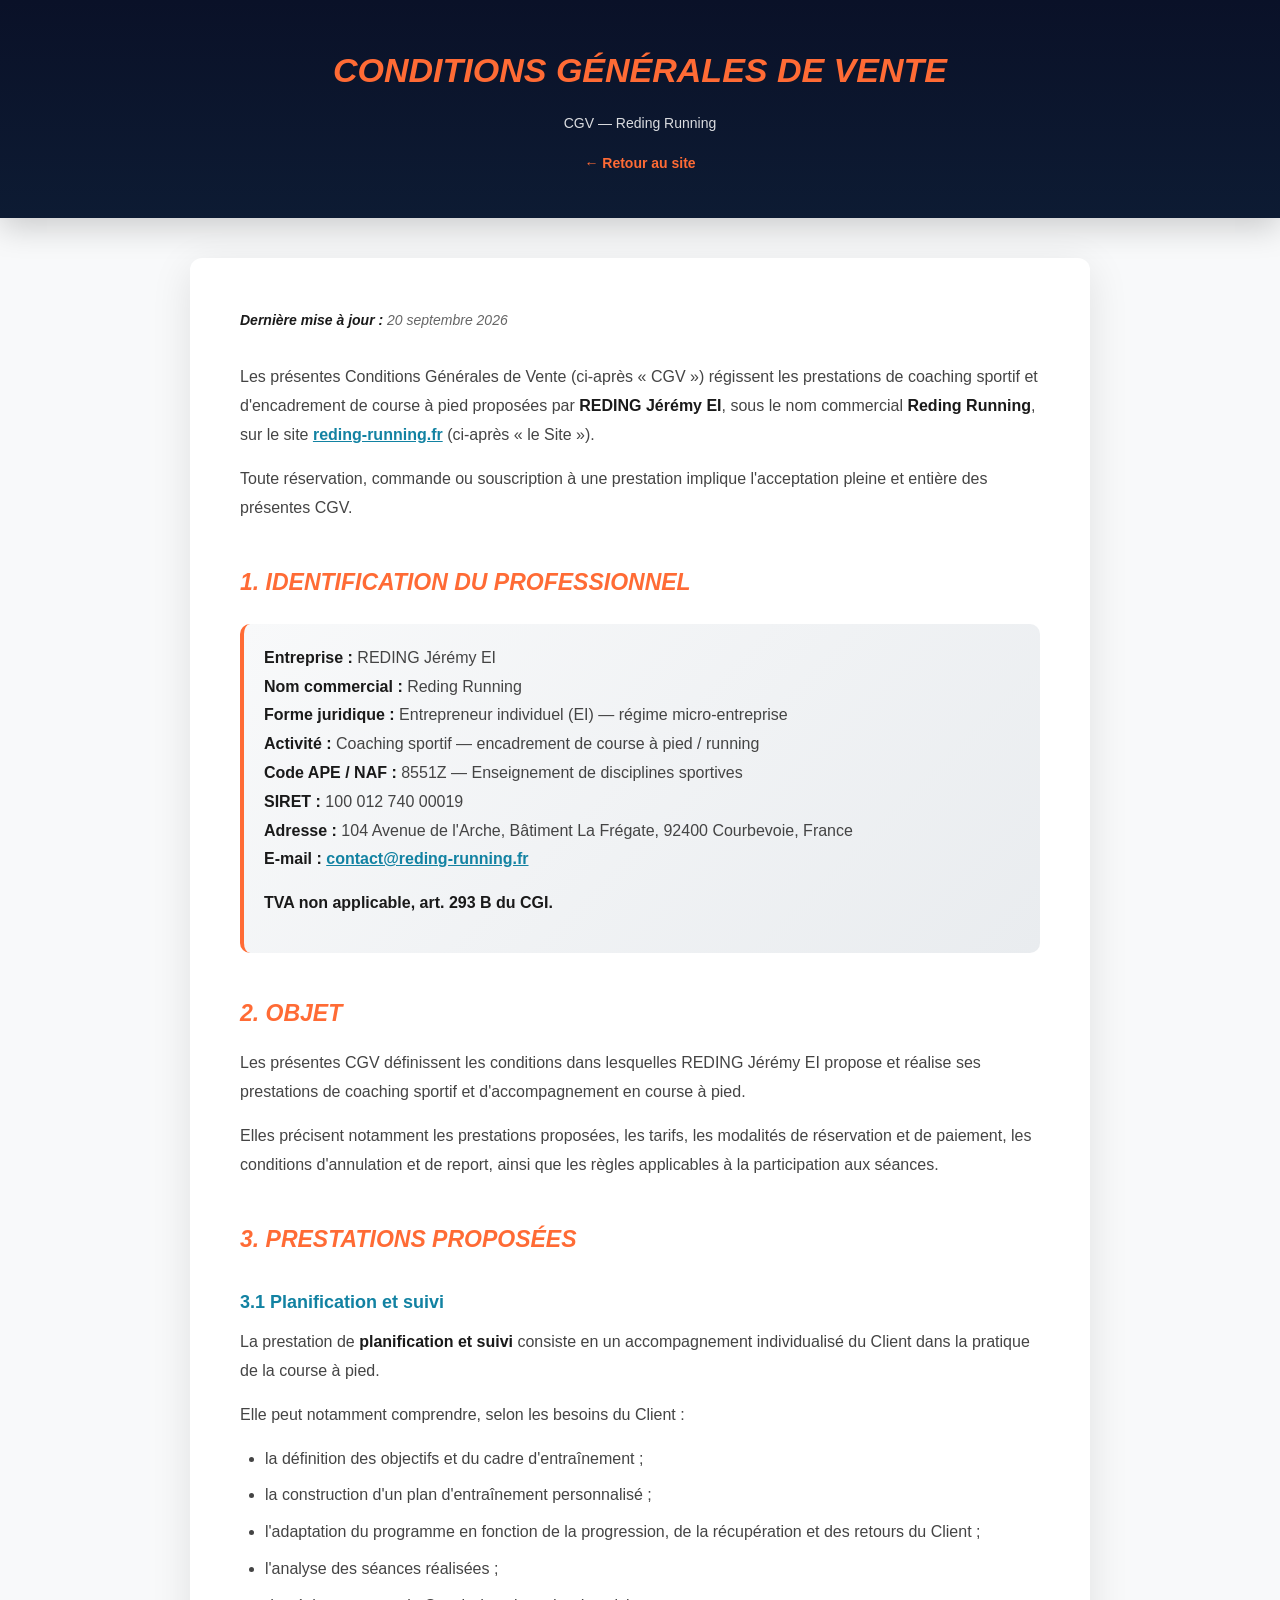
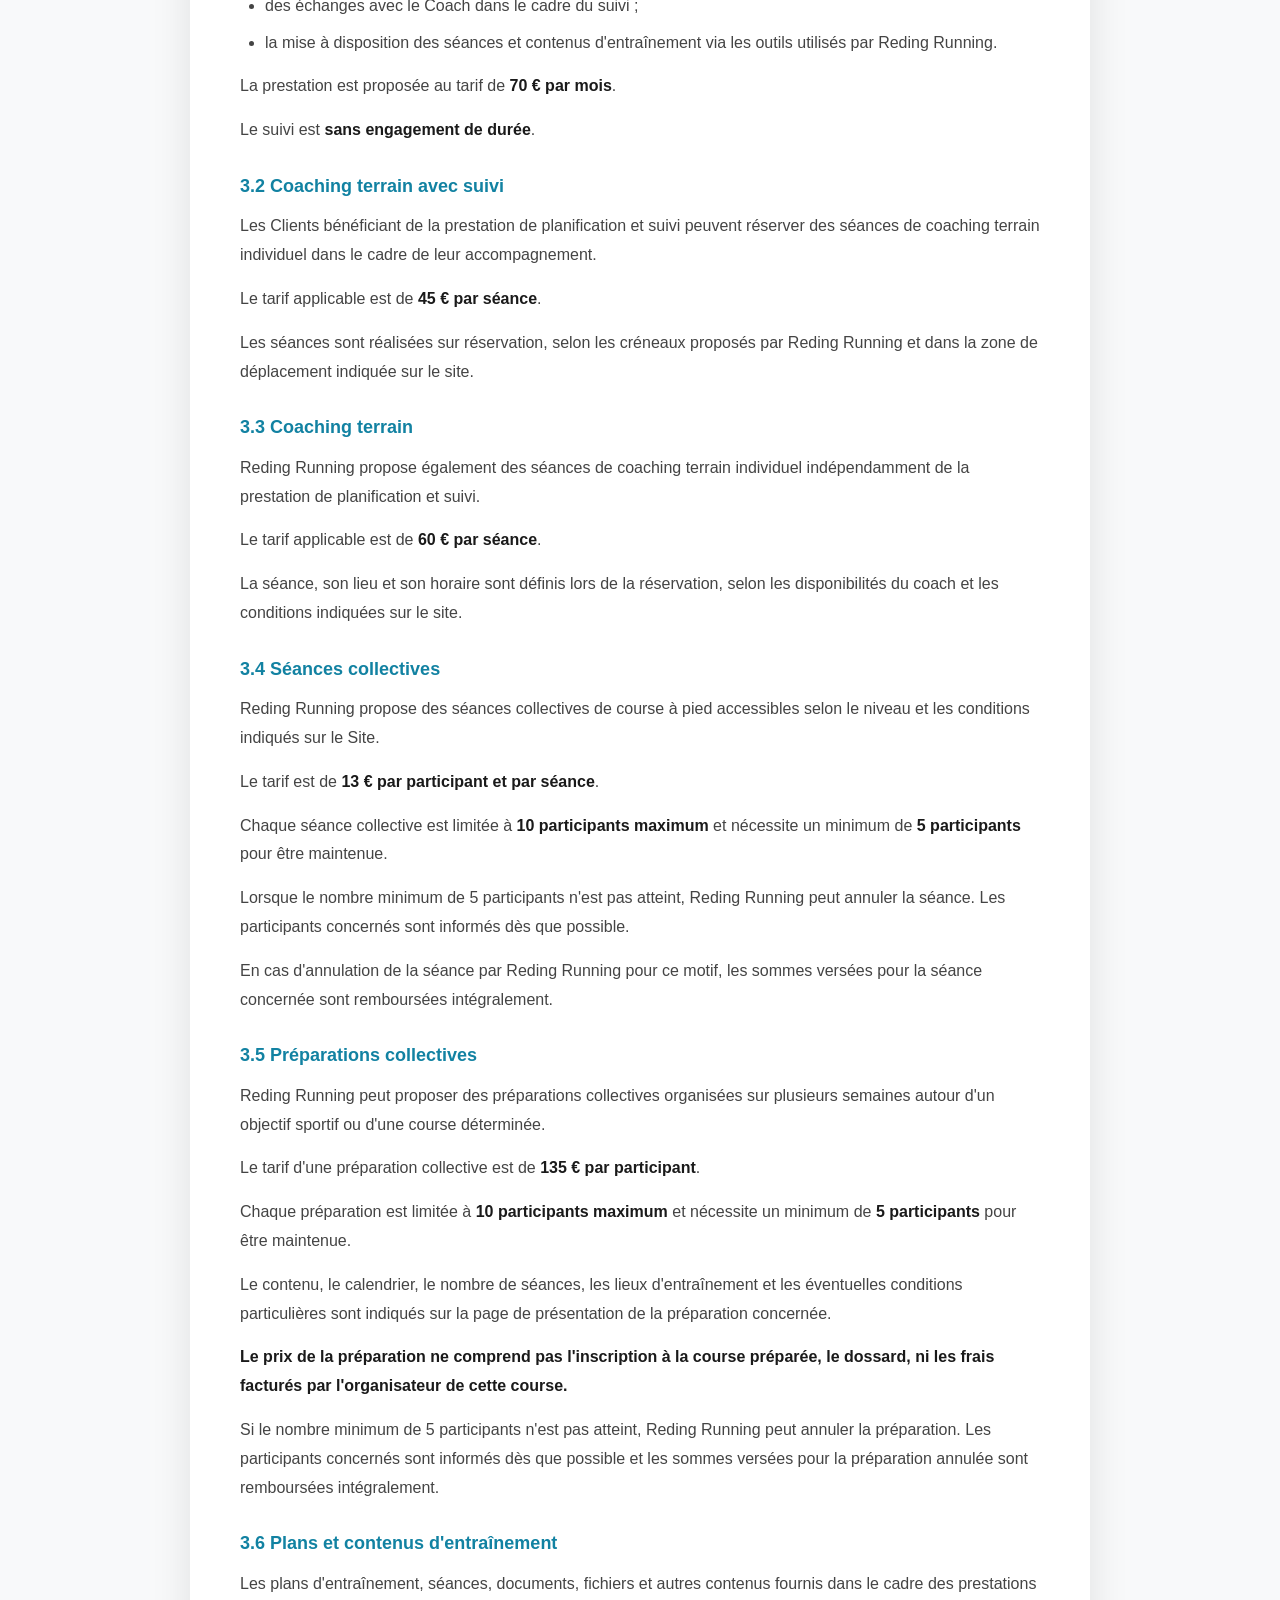
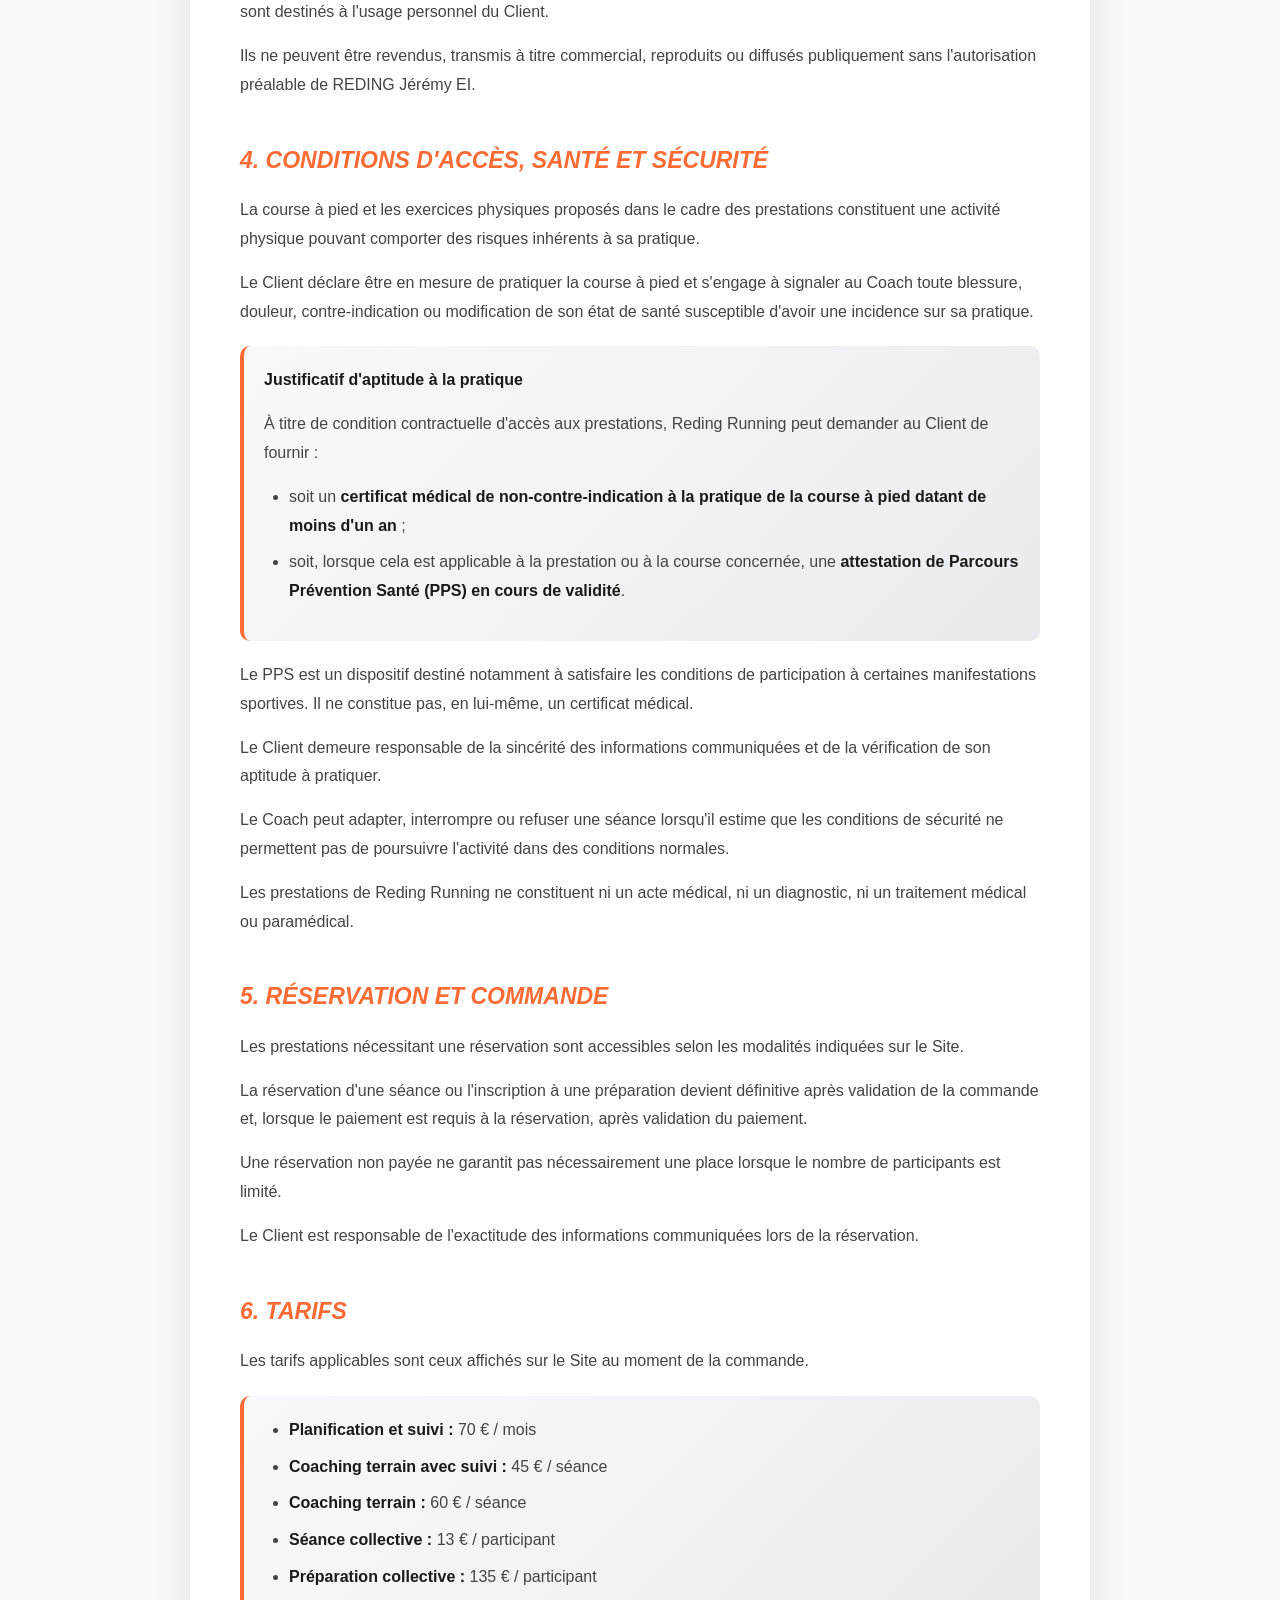
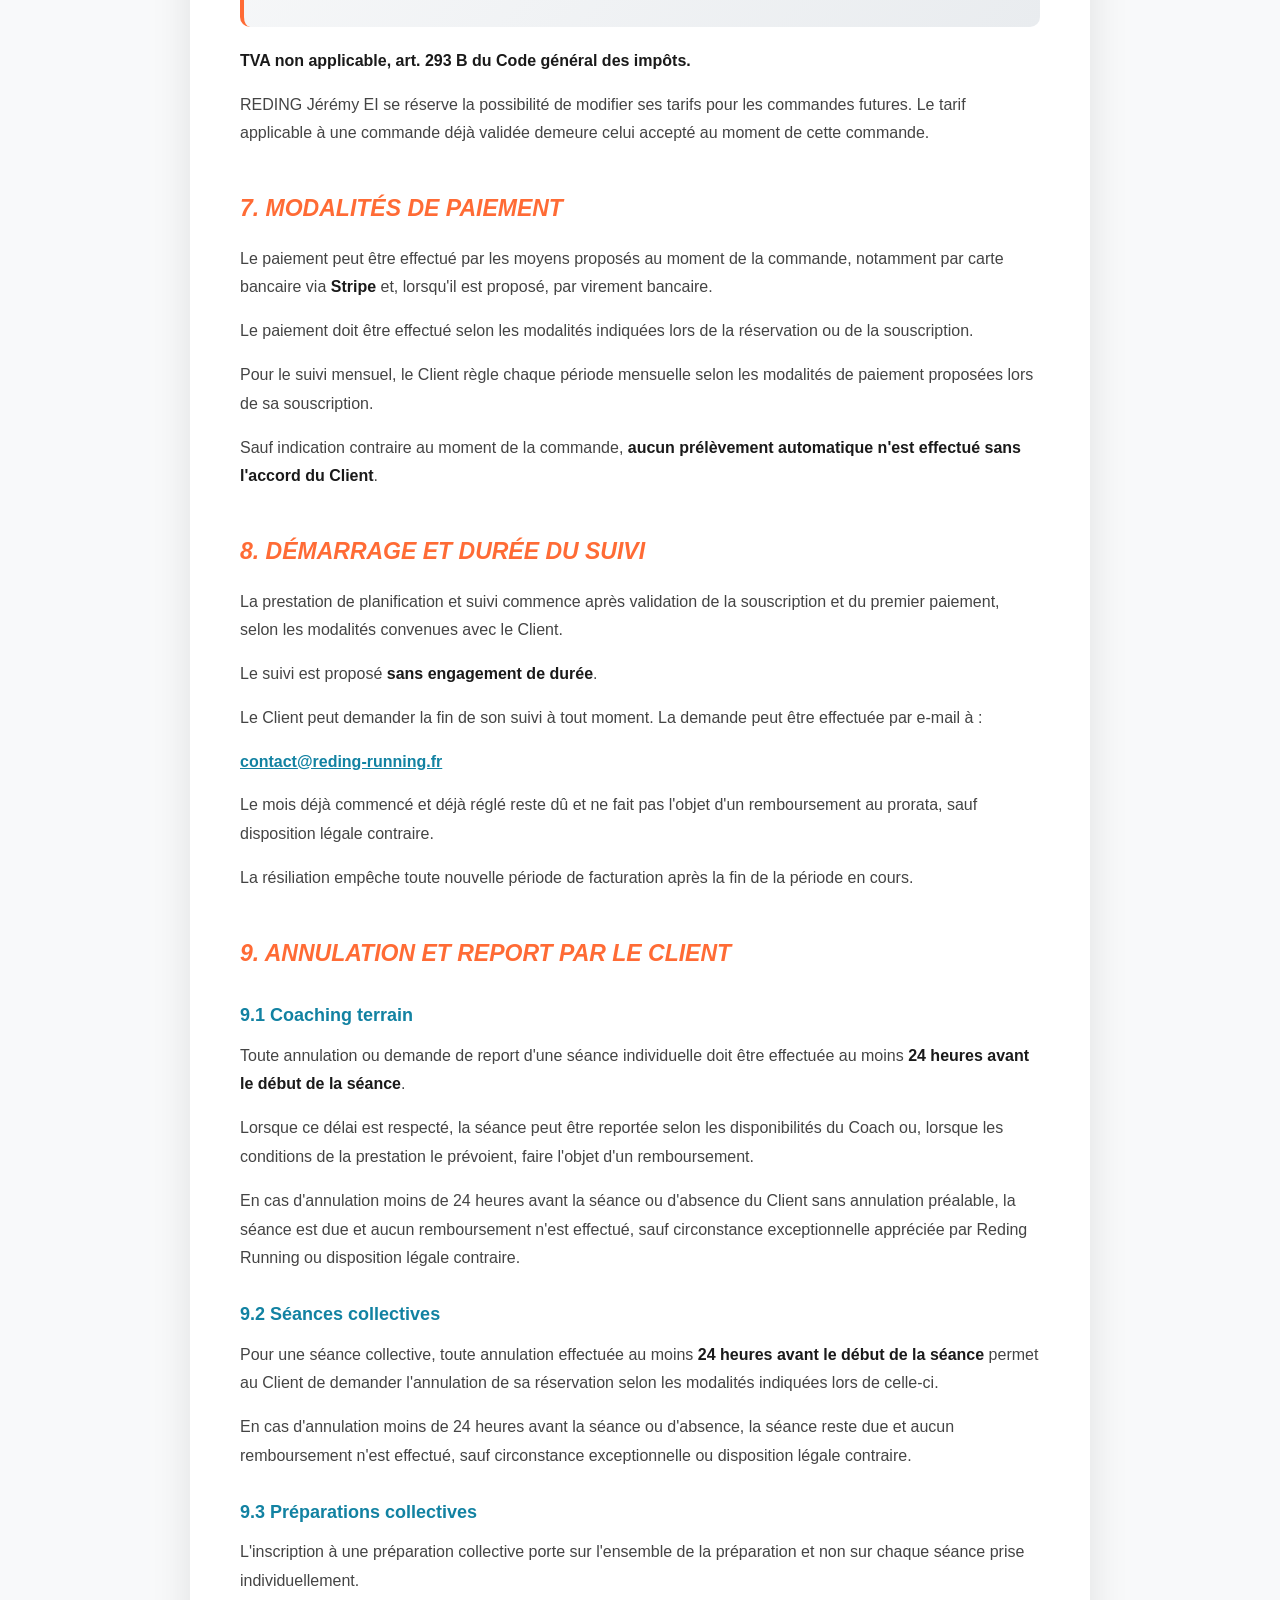
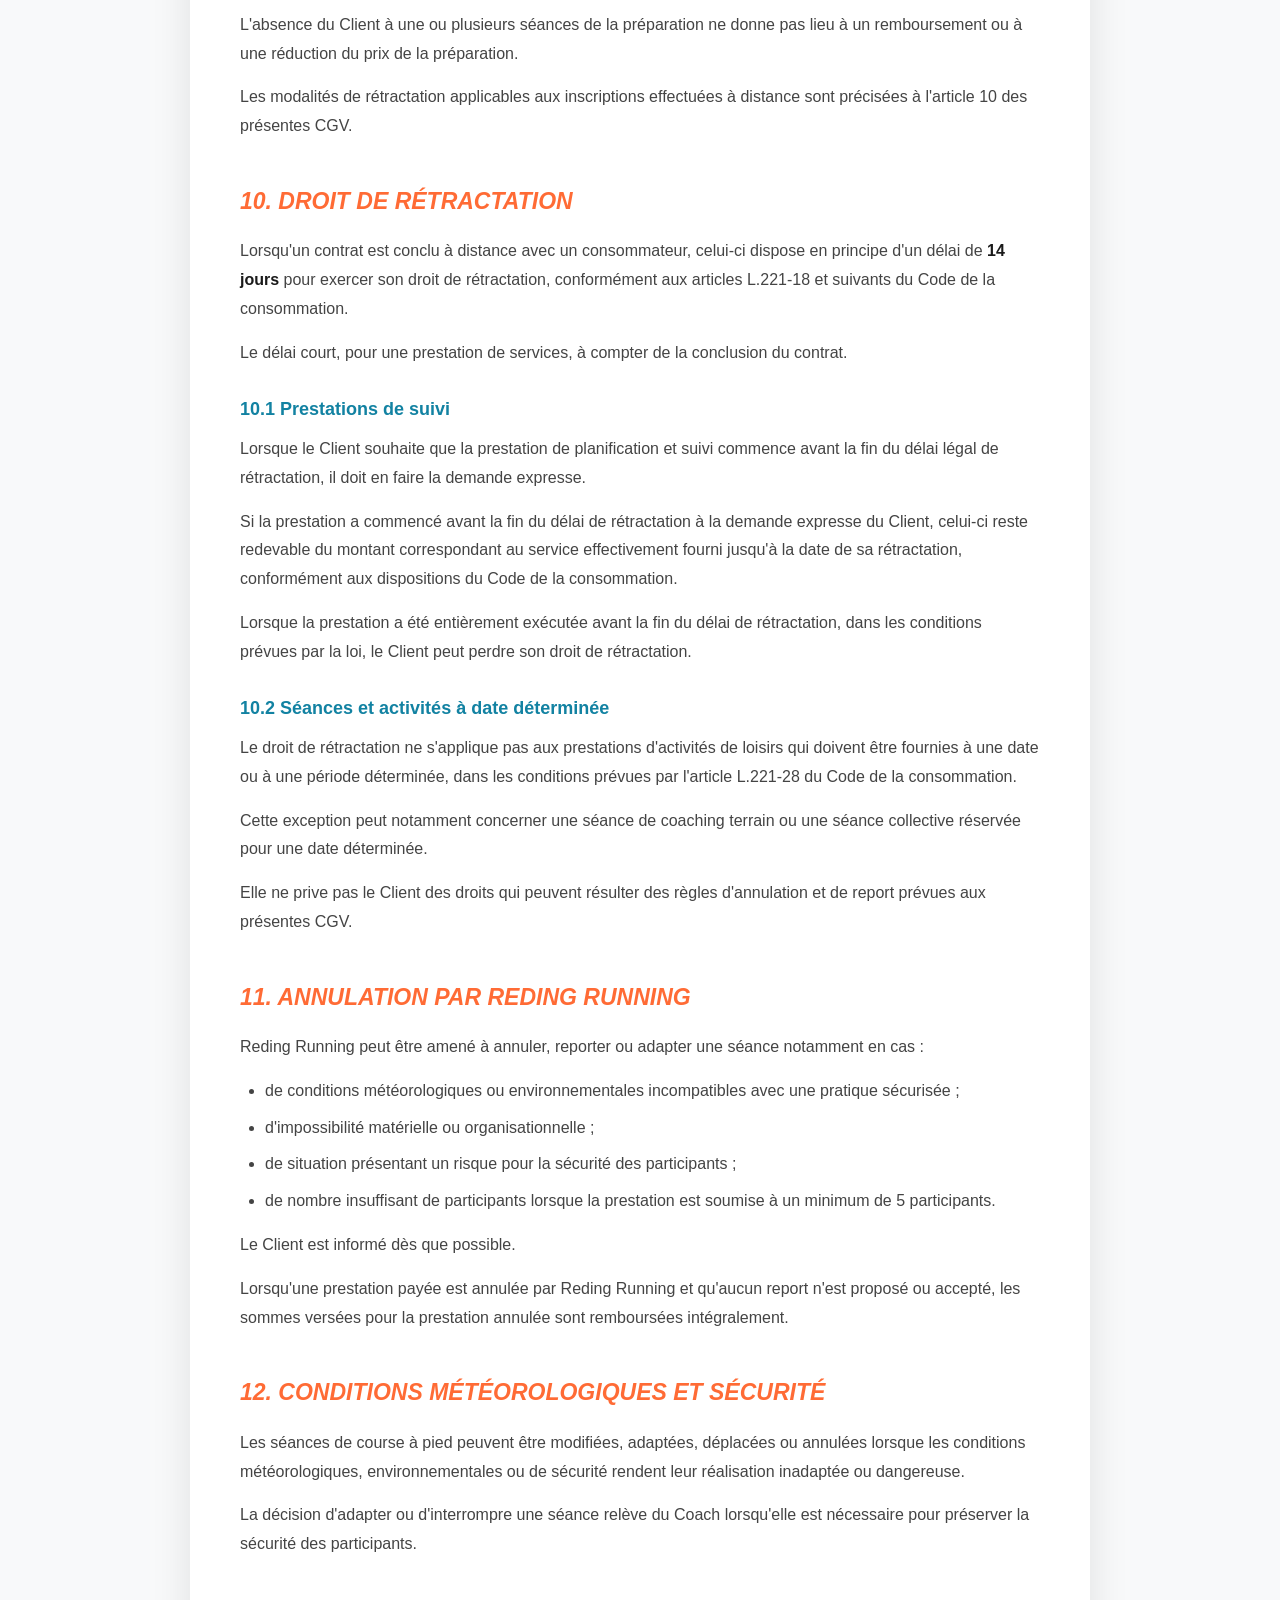
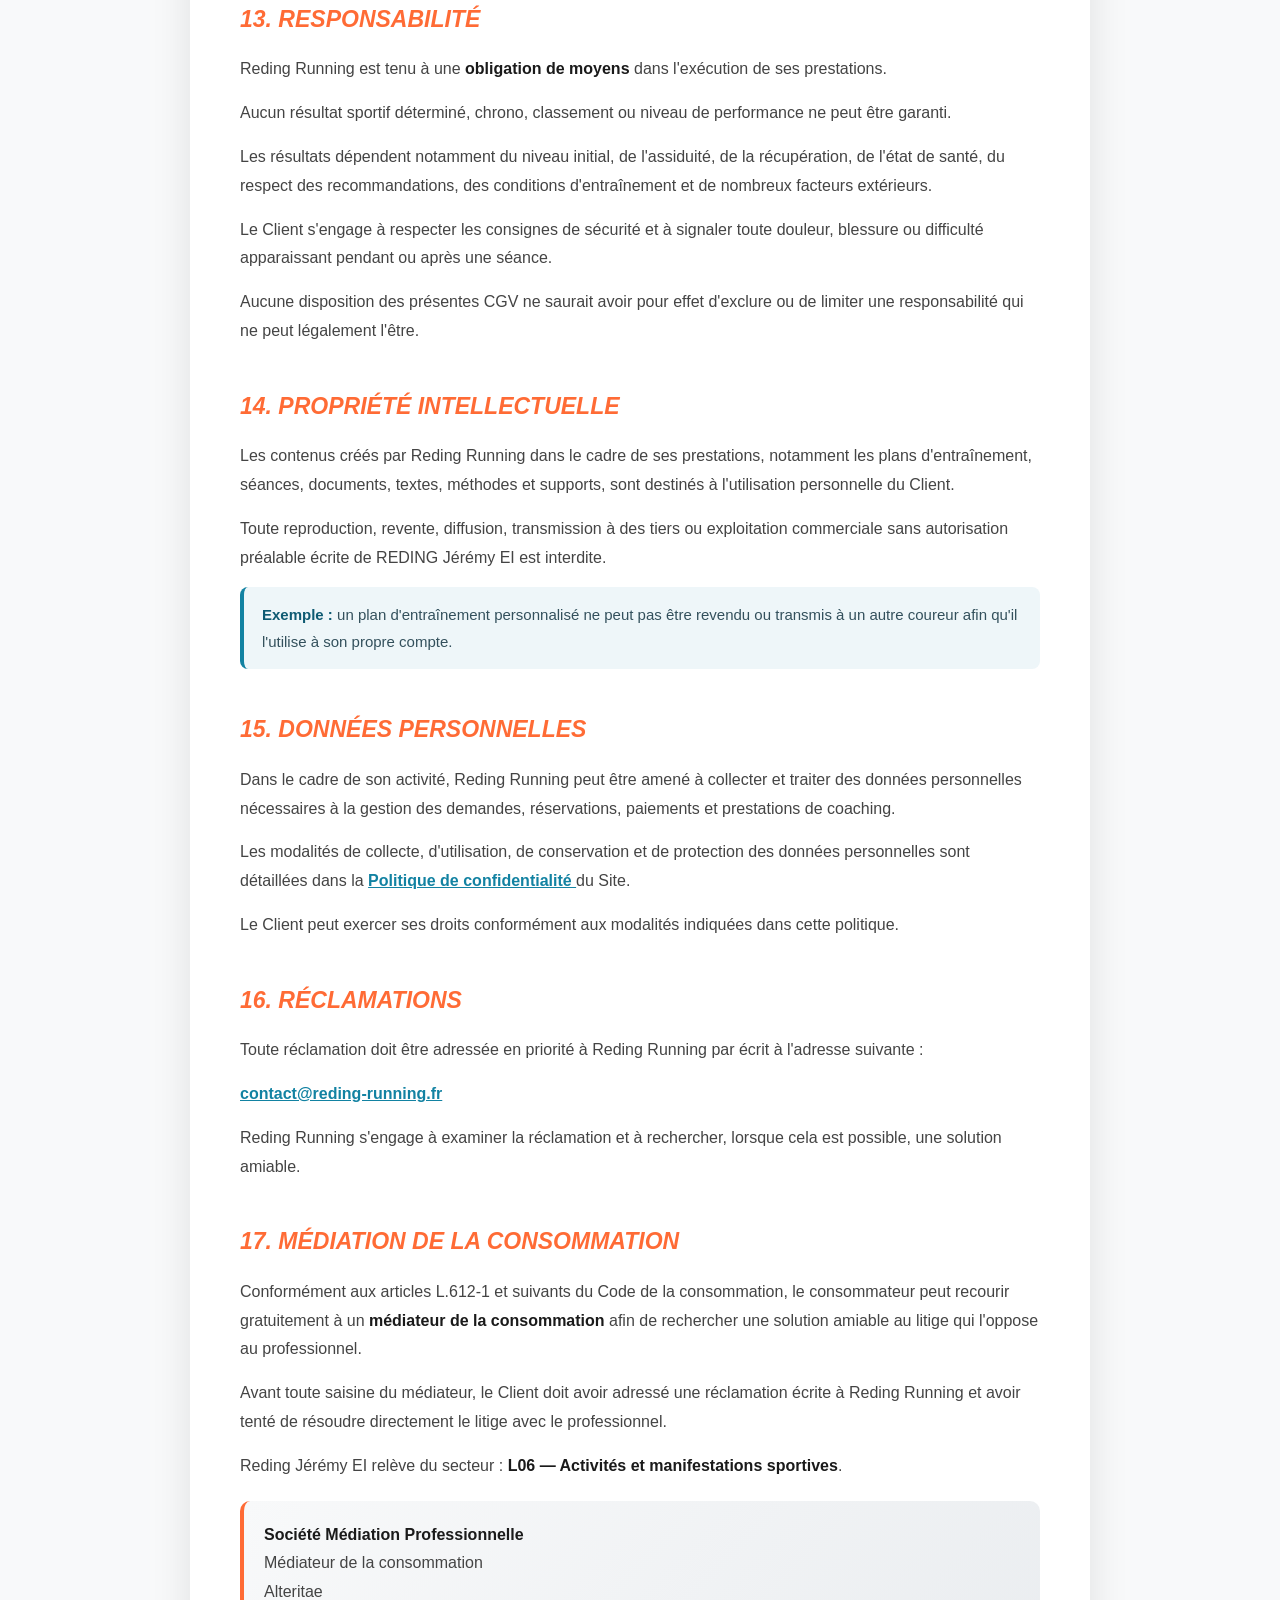
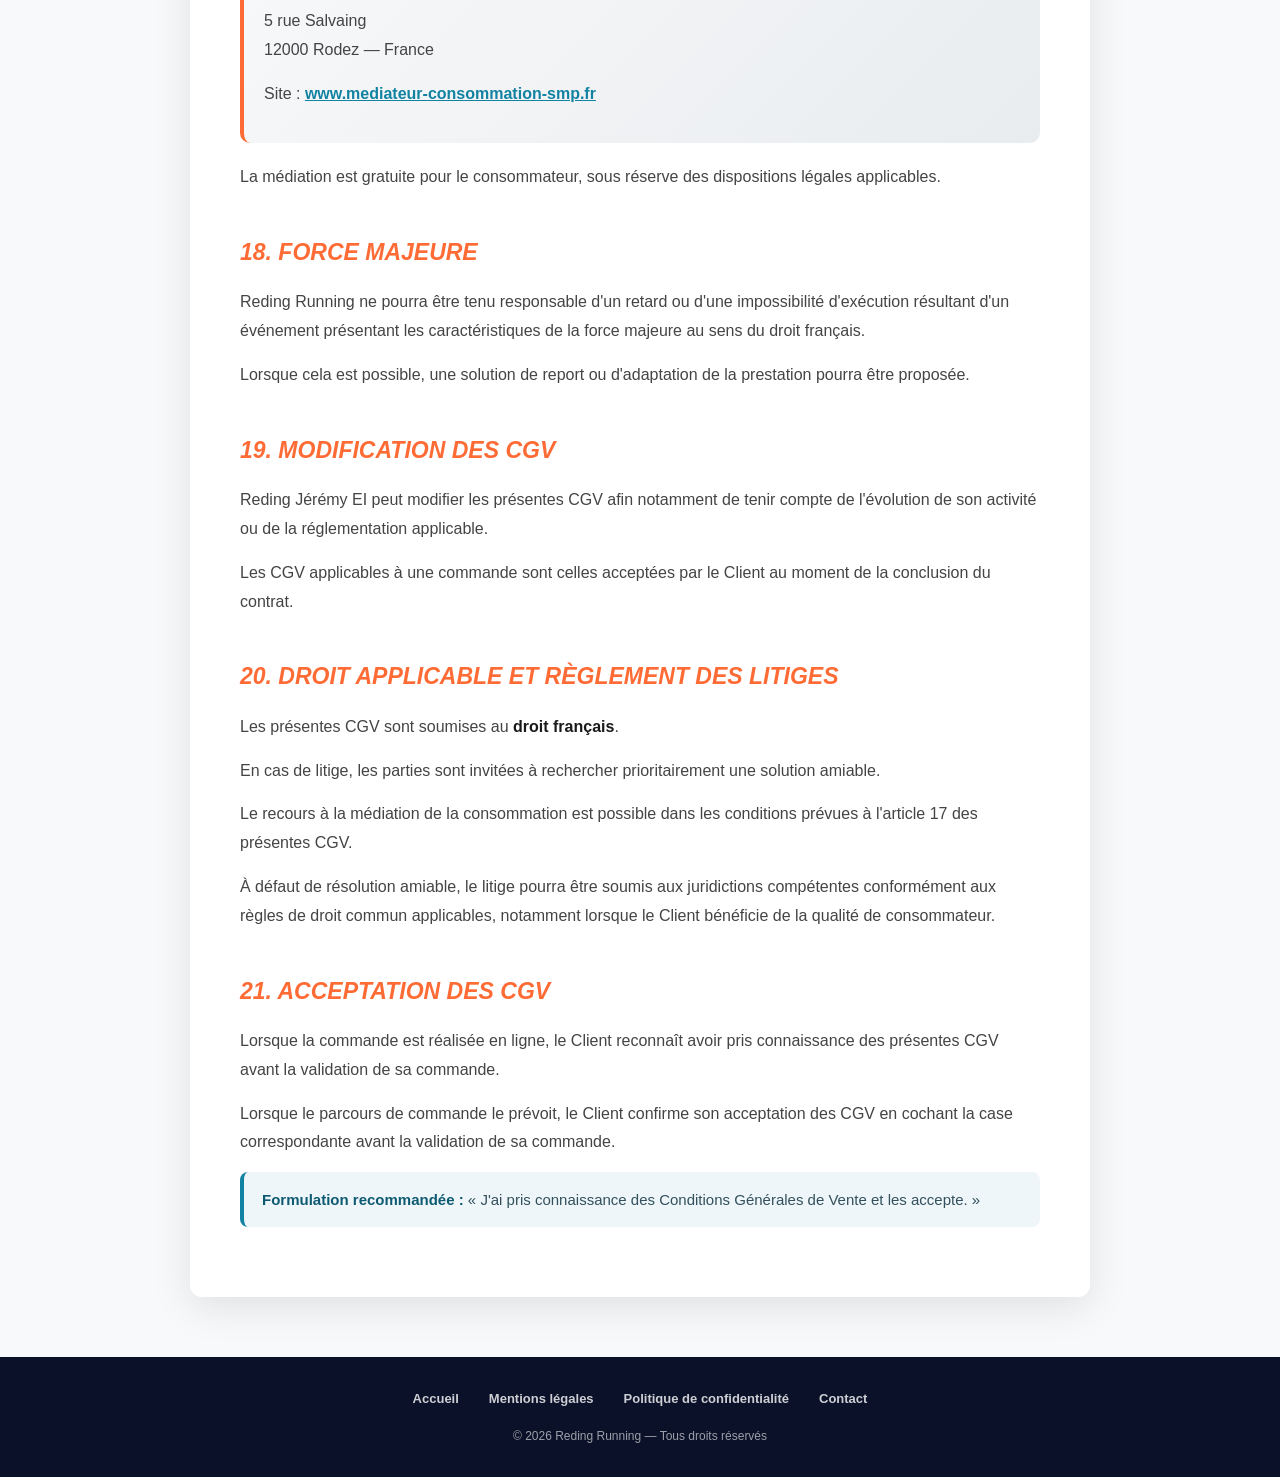
<file: cgv.html>
<!DOCTYPE html>
<html lang="fr">
<head>
  <meta charset="UTF-8" />
  <meta name="viewport" content="width=device-width, initial-scale=1.0"/>
  <meta name="robots" content="noindex, follow">

  <title>Conditions Générales de Vente - Reding Running</title>

  <style>
    * {
      margin: 0;
      padding: 0;
      box-sizing: border-box;
    }

    body {
      font-family: -apple-system, BlinkMacSystemFont, 'Segoe UI', Roboto,
        'Helvetica Neue', Arial, sans-serif;
      line-height: 1.8;
      color: #333;
      background: #f8f9fa;
    }

    .header {
      background: linear-gradient(180deg, #0A1128 0%, #0D1B33 100%);
      color: white;
      padding: 40px 20px;
      text-align: center;
      box-shadow: 0 4px 20px rgba(0, 0, 0, 0.1);
    }

    .header h1 {
      font-size: 34px;
      font-weight: 900;
      font-style: italic;
      text-transform: uppercase;
      color: #FF6B35;
      margin-bottom: 10px;
    }

    .header .subtitle {
      font-size: 14px;
      color: rgba(255, 255, 255, 0.85);
    }

    .header .back-link {
      display: inline-block;
      margin-top: 15px;
      color: #FF6B35;
      text-decoration: none;
      font-weight: 600;
      font-size: 14px;
      transition: all 0.3s ease;
    }

    .header .back-link:hover {
      color: #ffffff;
      transform: translateX(-5px);
    }

    .container {
      max-width: 900px;
      margin: 40px auto;
      background: white;
      padding: 50px;
      border-radius: 12px;
      box-shadow: 0 10px 40px rgba(0, 0, 0, 0.1);
    }

    .last-update {
      font-style: italic;
      color: #666;
      margin-bottom: 30px;
      font-size: 14px;
    }

    h2 {
      color: #FF6B35;
      font-size: 23px;
      font-weight: 800;
      margin-top: 40px;
      margin-bottom: 15px;
      font-style: italic;
      text-transform: uppercase;
    }

    h3 {
      color: #1282A2;
      font-size: 18px;
      font-weight: 700;
      margin-top: 25px;
      margin-bottom: 10px;
    }

    p {
      margin-bottom: 15px;
      color: #444;
    }

    ul {
      margin-left: 25px;
      margin-bottom: 15px;
    }

    ul li {
      margin-bottom: 8px;
      color: #444;
    }

    strong {
      color: #1a1a1a;
      font-weight: 600;
    }

    a {
      color: #1282A2;
      text-decoration: underline;
      font-weight: 600;
    }

    a:hover {
      color: #FF6B35;
    }

    .info-box {
      background: linear-gradient(135deg, #f8f9fa, #e9ecef);
      padding: 20px;
      border-radius: 10px;
      border-left: 4px solid #FF6B35;
      margin: 20px 0;
    }

    .example {
      background: #eef6f9;
      border-left: 4px solid #1282A2;
      padding: 14px 18px;
      border-radius: 8px;
      margin: 12px 0 20px;
      font-size: 15px;
      color: #33505c;
    }

    .example strong {
      color: #0e5a72;
    }

    .footer {
      background: #0A1128;
      color: rgba(255, 255, 255, 0.8);
      padding: 30px 20px;
      text-align: center;
      margin-top: 60px;
    }

    .footer-links {
      display: flex;
      justify-content: center;
      gap: 30px;
      margin-bottom: 15px;
      flex-wrap: wrap;
    }

    .footer-links a {
      color: rgba(255, 255, 255, 0.8);
      text-decoration: none;
      font-size: 13px;
      font-weight: 600;
    }

    .footer-links a:hover {
      color: #FF6B35;
    }

    .footer-copyright {
      font-size: 12px;
      color: rgba(255, 255, 255, 0.6);
    }

    @media (max-width: 768px) {
      .container {
        margin: 20px;
        padding: 30px 20px;
      }

      .header h1 {
        font-size: 26px;
      }

      h2 {
        font-size: 19px;
      }

      h3 {
        font-size: 16px;
      }
    }
  </style>
</head>

<body>

  <div class="header">
    <h1>Conditions Générales de Vente</h1>
    <div class="subtitle">CGV — Reding Running</div>
    <a href="index.html" class="back-link">← Retour au site</a>
  </div>


  <div class="container">

    <p class="last-update">
      <strong>Dernière mise à jour :</strong> 20 septembre 2026
    </p>


    <p>
      Les présentes Conditions Générales de Vente (ci-après « CGV »)
      régissent les prestations de coaching sportif et d'encadrement
      de course à pied proposées par <strong>REDING Jérémy EI</strong>,
      sous le nom commercial <strong>Reding Running</strong>,
      sur le site <a href="https://reding-running.fr">reding-running.fr</a>
      (ci-après « le Site »).
    </p>

    <p>
      Toute réservation, commande ou souscription à une prestation
      implique l'acceptation pleine et entière des présentes CGV.
    </p>


    <!-- 1 -->

    <h2>1. Identification du professionnel</h2>

    <div class="info-box">
      <p>
        <strong>Entreprise :</strong> REDING Jérémy EI<br>
        <strong>Nom commercial :</strong> Reding Running<br>
        <strong>Forme juridique :</strong> Entrepreneur individuel (EI) — régime micro-entreprise<br>
        <strong>Activité :</strong> Coaching sportif — encadrement de course à pied / running<br>
        <strong>Code APE / NAF :</strong> 8551Z — Enseignement de disciplines sportives<br>
        <strong>SIRET :</strong> 100 012 740 00019<br>
        <strong>Adresse :</strong> 104 Avenue de l'Arche, Bâtiment La Frégate, 92400 Courbevoie, France<br>
        <strong>E-mail :</strong>
        <a href="mailto:contact@reding-running.fr">
          contact@reding-running.fr
        </a>
      </p>

      <p style="margin-top:10px;">
        <strong>TVA non applicable, art. 293 B du CGI.</strong>
      </p>
    </div>


    <!-- 2 -->

    <h2>2. Objet</h2>

    <p>
      Les présentes CGV définissent les conditions dans lesquelles
      REDING Jérémy EI propose et réalise ses prestations de coaching
      sportif et d'accompagnement en course à pied.
    </p>

    <p>
      Elles précisent notamment les prestations proposées, les tarifs,
      les modalités de réservation et de paiement, les conditions
      d'annulation et de report, ainsi que les règles applicables
      à la participation aux séances.
    </p>


    <!-- 3 -->

    <h2>3. Prestations proposées</h2>


    <h3>3.1 Planification et suivi</h3>

    <p>
      La prestation de <strong>planification et suivi</strong> consiste
      en un accompagnement individualisé du Client dans la pratique
      de la course à pied.
    </p>

    <p>
      Elle peut notamment comprendre, selon les besoins du Client :
    </p>

    <ul>
      <li>la définition des objectifs et du cadre d'entraînement ;</li>
      <li>la construction d'un plan d'entraînement personnalisé ;</li>
      <li>l'adaptation du programme en fonction de la progression, de la récupération et des retours du Client ;</li>
      <li>l'analyse des séances réalisées ;</li>
      <li>des échanges avec le Coach dans le cadre du suivi ;</li>
      <li>la mise à disposition des séances et contenus d'entraînement via les outils utilisés par Reding Running.</li>
    </ul>

    <p>
      La prestation est proposée au tarif de
      <strong>70 € par mois</strong>.
    </p>

    <p>
      Le suivi est <strong>sans engagement de durée</strong>.
    </p>


    <h3>3.2 Coaching terrain avec suivi</h3>

    <p>
      Les Clients bénéficiant de la prestation de planification et
      suivi peuvent réserver des séances de coaching terrain
      individuel dans le cadre de leur accompagnement.
    </p>

    <p>
      Le tarif applicable est de <strong>45 € par séance</strong>.
    </p>

    <p>
      Les séances sont réalisées sur réservation, selon les créneaux
      proposés par Reding Running et dans la zone de déplacement
      indiquée sur le site.
    </p>


    <h3>3.3 Coaching terrain</h3>

    <p>
      Reding Running propose également des séances de coaching terrain
      individuel indépendamment de la prestation de planification
      et suivi.
    </p>

    <p>
      Le tarif applicable est de <strong>60 € par séance</strong>.
    </p>

    <p>
      La séance, son lieu et son horaire sont définis lors de la
      réservation, selon les disponibilités du coach et les conditions
      indiquées sur le site.
    </p>


    <h3>3.4 Séances collectives</h3>

    <p>
      Reding Running propose des séances collectives de course à pied
      accessibles selon le niveau et les conditions indiqués sur le Site.
    </p>

    <p>
      Le tarif est de <strong>13 € par participant et par séance</strong>.
    </p>

    <p>
      Chaque séance collective est limitée à
      <strong>10 participants maximum</strong> et nécessite un minimum
      de <strong>5 participants</strong> pour être maintenue.
    </p>

    <p>
      Lorsque le nombre minimum de 5 participants n'est pas atteint,
      Reding Running peut annuler la séance. Les participants concernés
      sont informés dès que possible.
    </p>

    <p>
      En cas d'annulation de la séance par Reding Running pour ce motif,
      les sommes versées pour la séance concernée sont remboursées
      intégralement.
    </p>


    <h3>3.5 Préparations collectives</h3>

    <p>
      Reding Running peut proposer des préparations collectives
      organisées sur plusieurs semaines autour d'un objectif sportif
      ou d'une course déterminée.
    </p>

    <p>
      Le tarif d'une préparation collective est de
      <strong>135 € par participant</strong>.
    </p>

    <p>
      Chaque préparation est limitée à
      <strong>10 participants maximum</strong> et nécessite un minimum
      de <strong>5 participants</strong> pour être maintenue.
    </p>

    <p>
      Le contenu, le calendrier, le nombre de séances, les lieux
      d'entraînement et les éventuelles conditions particulières
      sont indiqués sur la page de présentation de la préparation
      concernée.
    </p>

    <p>
      <strong>
        Le prix de la préparation ne comprend pas l'inscription à la
        course préparée, le dossard, ni les frais facturés par
        l'organisateur de cette course.
      </strong>
    </p>

    <p>
      Si le nombre minimum de 5 participants n'est pas atteint,
      Reding Running peut annuler la préparation. Les participants
      concernés sont informés dès que possible et les sommes versées
      pour la préparation annulée sont remboursées intégralement.
    </p>


    <h3>3.6 Plans et contenus d'entraînement</h3>

    <p>
      Les plans d'entraînement, séances, documents, fichiers et autres
      contenus fournis dans le cadre des prestations sont destinés à
      l'usage personnel du Client.
    </p>

    <p>
      Ils ne peuvent être revendus, transmis à titre commercial,
      reproduits ou diffusés publiquement sans l'autorisation préalable
      de REDING Jérémy EI.
    </p>


    <!-- 4 -->

    <h2>4. Conditions d'accès, santé et sécurité</h2>

    <p>
      La course à pied et les exercices physiques proposés dans le cadre
      des prestations constituent une activité physique pouvant comporter
      des risques inhérents à sa pratique.
    </p>

    <p>
      Le Client déclare être en mesure de pratiquer la course à pied
      et s'engage à signaler au Coach toute blessure, douleur,
      contre-indication ou modification de son état de santé susceptible
      d'avoir une incidence sur sa pratique.
    </p>

    <div class="info-box">

      <p>
        <strong>Justificatif d'aptitude à la pratique</strong>
      </p>

      <p>
        À titre de condition contractuelle d'accès aux prestations,
        Reding Running peut demander au Client de fournir :
      </p>

      <ul>
        <li>
          soit un <strong>certificat médical de non-contre-indication
          à la pratique de la course à pied datant de moins d'un an</strong> ;
        </li>
        <li>
          soit, lorsque cela est applicable à la prestation ou à la
          course concernée, une <strong>attestation de Parcours
          Prévention Santé (PPS) en cours de validité</strong>.
        </li>
      </ul>

    </div>

    <p>
      Le PPS est un dispositif destiné notamment à satisfaire les
      conditions de participation à certaines manifestations sportives.
      Il ne constitue pas, en lui-même, un certificat médical.
    </p>

    <p>
      Le Client demeure responsable de la sincérité des informations
      communiquées et de la vérification de son aptitude à pratiquer.
    </p>

    <p>
      Le Coach peut adapter, interrompre ou refuser une séance lorsqu'il
      estime que les conditions de sécurité ne permettent pas de poursuivre
      l'activité dans des conditions normales.
    </p>

    <p>
      Les prestations de Reding Running ne constituent ni un acte médical,
      ni un diagnostic, ni un traitement médical ou paramédical.
    </p>


    <!-- 5 -->

    <h2>5. Réservation et commande</h2>

    <p>
      Les prestations nécessitant une réservation sont accessibles
      selon les modalités indiquées sur le Site.
    </p>

    <p>
      La réservation d'une séance ou l'inscription à une préparation
      devient définitive après validation de la commande et, lorsque
      le paiement est requis à la réservation, après validation du paiement.
    </p>

    <p>
      Une réservation non payée ne garantit pas nécessairement une place
      lorsque le nombre de participants est limité.
    </p>

    <p>
      Le Client est responsable de l'exactitude des informations
      communiquées lors de la réservation.
    </p>


    <!-- 6 -->

    <h2>6. Tarifs</h2>

    <p>
      Les tarifs applicables sont ceux affichés sur le Site au moment
      de la commande.
    </p>

    <div class="info-box">

      <ul>
        <li>
          <strong>Planification et suivi :</strong>
          70 € / mois
        </li>

        <li>
          <strong>Coaching terrain avec suivi :</strong>
          45 € / séance
        </li>

        <li>
          <strong>Coaching terrain :</strong>
          60 € / séance
        </li>

        <li>
          <strong>Séance collective :</strong>
          13 € / participant
        </li>

        <li>
          <strong>Préparation collective :</strong>
          135 € / participant
        </li>
      </ul>

    </div>

    <p>
      <strong>TVA non applicable, art. 293 B du Code général des impôts.</strong>
    </p>

    <p>
      REDING Jérémy EI se réserve la possibilité de modifier ses tarifs
      pour les commandes futures. Le tarif applicable à une commande
      déjà validée demeure celui accepté au moment de cette commande.
    </p>


    <!-- 7 -->

    <h2>7. Modalités de paiement</h2>

    <p>
      Le paiement peut être effectué par les moyens proposés au moment
      de la commande, notamment par carte bancaire via
      <strong>Stripe</strong> et, lorsqu'il est proposé, par virement bancaire.
    </p>

    <p>
      Le paiement doit être effectué selon les modalités indiquées
      lors de la réservation ou de la souscription.
    </p>

    <p>
      Pour le suivi mensuel, le Client règle chaque période mensuelle
      selon les modalités de paiement proposées lors de sa souscription.
    </p>

    <p>
      Sauf indication contraire au moment de la commande,
      <strong>aucun prélèvement automatique n'est effectué sans
      l'accord du Client</strong>.
    </p>


    <!-- 8 -->

    <h2>8. Démarrage et durée du suivi</h2>

    <p>
      La prestation de planification et suivi commence après validation
      de la souscription et du premier paiement, selon les modalités
      convenues avec le Client.
    </p>

    <p>
      Le suivi est proposé <strong>sans engagement de durée</strong>.
    </p>

    <p>
      Le Client peut demander la fin de son suivi à tout moment.
      La demande peut être effectuée par e-mail à :
    </p>

    <p>
      <a href="mailto:contact@reding-running.fr">
        contact@reding-running.fr
      </a>
    </p>

    <p>
      Le mois déjà commencé et déjà réglé reste dû et ne fait pas
      l'objet d'un remboursement au prorata, sauf disposition légale
      contraire.
    </p>

    <p>
      La résiliation empêche toute nouvelle période de facturation
      après la fin de la période en cours.
    </p>


    <!-- 9 -->

    <h2>9. Annulation et report par le Client</h2>

    <h3>9.1 Coaching terrain</h3>

    <p>
      Toute annulation ou demande de report d'une séance individuelle
      doit être effectuée au moins <strong>24 heures avant le début
      de la séance</strong>.
    </p>

    <p>
      Lorsque ce délai est respecté, la séance peut être reportée
      selon les disponibilités du Coach ou, lorsque les conditions
      de la prestation le prévoient, faire l'objet d'un remboursement.
    </p>

    <p>
      En cas d'annulation moins de 24 heures avant la séance ou
      d'absence du Client sans annulation préalable, la séance est
      due et aucun remboursement n'est effectué, sauf circonstance
      exceptionnelle appréciée par Reding Running ou disposition
      légale contraire.
    </p>


    <h3>9.2 Séances collectives</h3>

    <p>
      Pour une séance collective, toute annulation effectuée au moins
      <strong>24 heures avant le début de la séance</strong> permet
      au Client de demander l'annulation de sa réservation selon
      les modalités indiquées lors de celle-ci.
    </p>

    <p>
      En cas d'annulation moins de 24 heures avant la séance ou
      d'absence, la séance reste due et aucun remboursement n'est
      effectué, sauf circonstance exceptionnelle ou disposition
      légale contraire.
    </p>


    <h3>9.3 Préparations collectives</h3>

    <p>
      L'inscription à une préparation collective porte sur l'ensemble
      de la préparation et non sur chaque séance prise individuellement.
    </p>

    <p>
      L'absence du Client à une ou plusieurs séances de la préparation
      ne donne pas lieu à un remboursement ou à une réduction du prix
      de la préparation.
    </p>

    <p>
      Les modalités de rétractation applicables aux inscriptions
      effectuées à distance sont précisées à l'article 10 des présentes
      CGV.
    </p>


    <!-- 10 -->

    <h2>10. Droit de rétractation</h2>

    <p>
      Lorsqu'un contrat est conclu à distance avec un consommateur,
      celui-ci dispose en principe d'un délai de <strong>14 jours</strong>
      pour exercer son droit de rétractation, conformément aux articles
      L.221-18 et suivants du Code de la consommation.
    </p>

    <p>
      Le délai court, pour une prestation de services, à compter de
      la conclusion du contrat.
    </p>

    <h3>10.1 Prestations de suivi</h3>

    <p>
      Lorsque le Client souhaite que la prestation de planification
      et suivi commence avant la fin du délai légal de rétractation,
      il doit en faire la demande expresse.
    </p>

    <p>
      Si la prestation a commencé avant la fin du délai de rétractation
      à la demande expresse du Client, celui-ci reste redevable du montant
      correspondant au service effectivement fourni jusqu'à la date
      de sa rétractation, conformément aux dispositions du Code de
      la consommation.
    </p>

    <p>
      Lorsque la prestation a été entièrement exécutée avant la fin
      du délai de rétractation, dans les conditions prévues par la loi,
      le Client peut perdre son droit de rétractation.
    </p>


    <h3>10.2 Séances et activités à date déterminée</h3>

    <p>
      Le droit de rétractation ne s'applique pas aux prestations
      d'activités de loisirs qui doivent être fournies à une date ou
      à une période déterminée, dans les conditions prévues par
      l'article L.221-28 du Code de la consommation.
    </p>

    <p>
      Cette exception peut notamment concerner une séance de coaching
      terrain ou une séance collective réservée pour une date déterminée.
    </p>

    <p>
      Elle ne prive pas le Client des droits qui peuvent résulter
      des règles d'annulation et de report prévues aux présentes CGV.
    </p>


    <!-- 11 -->

    <h2>11. Annulation par Reding Running</h2>

    <p>
      Reding Running peut être amené à annuler, reporter ou adapter
      une séance notamment en cas :
    </p>

    <ul>
      <li>de conditions météorologiques ou environnementales incompatibles avec une pratique sécurisée ;</li>
      <li>d'impossibilité matérielle ou organisationnelle ;</li>
      <li>de situation présentant un risque pour la sécurité des participants ;</li>
      <li>de nombre insuffisant de participants lorsque la prestation est soumise à un minimum de 5 participants.</li>
    </ul>

    <p>
      Le Client est informé dès que possible.
    </p>

    <p>
      Lorsqu'une prestation payée est annulée par Reding Running et
      qu'aucun report n'est proposé ou accepté, les sommes versées
      pour la prestation annulée sont remboursées intégralement.
    </p>


    <!-- 12 -->

    <h2>12. Conditions météorologiques et sécurité</h2>

    <p>
      Les séances de course à pied peuvent être modifiées, adaptées,
      déplacées ou annulées lorsque les conditions météorologiques,
      environnementales ou de sécurité rendent leur réalisation
      inadaptée ou dangereuse.
    </p>

    <p>
      La décision d'adapter ou d'interrompre une séance relève du
      Coach lorsqu'elle est nécessaire pour préserver la sécurité
      des participants.
    </p>


    <!-- 13 -->

    <h2>13. Responsabilité</h2>

    <p>
      Reding Running est tenu à une <strong>obligation de moyens</strong>
      dans l'exécution de ses prestations.
    </p>

    <p>
      Aucun résultat sportif déterminé, chrono, classement ou niveau
      de performance ne peut être garanti.
    </p>

    <p>
      Les résultats dépendent notamment du niveau initial, de
      l'assiduité, de la récupération, de l'état de santé, du respect
      des recommandations, des conditions d'entraînement et de nombreux
      facteurs extérieurs.
    </p>

    <p>
      Le Client s'engage à respecter les consignes de sécurité et à
      signaler toute douleur, blessure ou difficulté apparaissant
      pendant ou après une séance.
    </p>

    <p>
      Aucune disposition des présentes CGV ne saurait avoir pour effet
      d'exclure ou de limiter une responsabilité qui ne peut légalement
      l'être.
    </p>


    <!-- 14 -->

    <h2>14. Propriété intellectuelle</h2>

    <p>
      Les contenus créés par Reding Running dans le cadre de ses
      prestations, notamment les plans d'entraînement, séances,
      documents, textes, méthodes et supports, sont destinés à
      l'utilisation personnelle du Client.
    </p>

    <p>
      Toute reproduction, revente, diffusion, transmission à des tiers
      ou exploitation commerciale sans autorisation préalable écrite
      de REDING Jérémy EI est interdite.
    </p>

    <div class="example">
      <strong>Exemple :</strong> un plan d'entraînement personnalisé
      ne peut pas être revendu ou transmis à un autre coureur afin
      qu'il l'utilise à son propre compte.
    </div>


    <!-- 15 -->

    <h2>15. Données personnelles</h2>

    <p>
      Dans le cadre de son activité, Reding Running peut être amené
      à collecter et traiter des données personnelles nécessaires
      à la gestion des demandes, réservations, paiements et prestations
      de coaching.
    </p>

    <p>
      Les modalités de collecte, d'utilisation, de conservation et
      de protection des données personnelles sont détaillées dans
      la
      <a href="politique-confidentialite.html">
        Politique de confidentialité
      </a>
      du Site.
    </p>

    <p>
      Le Client peut exercer ses droits conformément aux modalités
      indiquées dans cette politique.
    </p>


    <!-- 16 -->

    <h2>16. Réclamations</h2>

    <p>
      Toute réclamation doit être adressée en priorité à Reding Running
      par écrit à l'adresse suivante :
    </p>

    <p>
      <a href="mailto:contact@reding-running.fr">
        contact@reding-running.fr
      </a>
    </p>

    <p>
      Reding Running s'engage à examiner la réclamation et à rechercher,
      lorsque cela est possible, une solution amiable.
    </p>


    <!-- 17 -->

    <h2>17. Médiation de la consommation</h2>

    <p>
      Conformément aux articles L.612-1 et suivants du Code de la
      consommation, le consommateur peut recourir gratuitement à un
      <strong>médiateur de la consommation</strong> afin de rechercher
      une solution amiable au litige qui l'oppose au professionnel.
    </p>

    <p>
      Avant toute saisine du médiateur, le Client doit avoir adressé
      une réclamation écrite à Reding Running et avoir tenté de résoudre
      directement le litige avec le professionnel.
    </p>

    <p>
      Reding Jérémy EI relève du secteur :
      <strong>L06 — Activités et manifestations sportives</strong>.
    </p>

    <div class="info-box">

      <p>
        <strong>Société Médiation Professionnelle</strong><br>
        Médiateur de la consommation<br>
        Alteritae<br>
        5 rue Salvaing<br>
        12000 Rodez — France
      </p>

      <p style="margin-top:10px;">
        Site :
        <a
          href="https://www.mediateur-consommation-smp.fr/"
          target="_blank"
          rel="noopener noreferrer"
        >
          www.mediateur-consommation-smp.fr
        </a>
      </p>

    </div>

    <p>
      La médiation est gratuite pour le consommateur, sous réserve
      des dispositions légales applicables.
    </p>


    <!-- 18 -->

    <h2>18. Force majeure</h2>

    <p>
      Reding Running ne pourra être tenu responsable d'un retard ou
      d'une impossibilité d'exécution résultant d'un événement
      présentant les caractéristiques de la force majeure au sens
      du droit français.
    </p>

    <p>
      Lorsque cela est possible, une solution de report ou d'adaptation
      de la prestation pourra être proposée.
    </p>


    <!-- 19 -->

    <h2>19. Modification des CGV</h2>

    <p>
      Reding Jérémy EI peut modifier les présentes CGV afin notamment
      de tenir compte de l'évolution de son activité ou de la
      réglementation applicable.
    </p>

    <p>
      Les CGV applicables à une commande sont celles acceptées par
      le Client au moment de la conclusion du contrat.
    </p>


    <!-- 20 -->

    <h2>20. Droit applicable et règlement des litiges</h2>

    <p>
      Les présentes CGV sont soumises au <strong>droit français</strong>.
    </p>

    <p>
      En cas de litige, les parties sont invitées à rechercher
      prioritairement une solution amiable.
    </p>

    <p>
      Le recours à la médiation de la consommation est possible
      dans les conditions prévues à l'article 17 des présentes CGV.
    </p>

    <p>
      À défaut de résolution amiable, le litige pourra être soumis
      aux juridictions compétentes conformément aux règles de droit
      commun applicables, notamment lorsque le Client bénéficie de
      la qualité de consommateur.
    </p>


    <!-- 21 -->

    <h2>21. Acceptation des CGV</h2>

    <p>
      Lorsque la commande est réalisée en ligne, le Client reconnaît
      avoir pris connaissance des présentes CGV avant la validation
      de sa commande.
    </p>

    <p>
      Lorsque le parcours de commande le prévoit, le Client confirme
      son acceptation des CGV en cochant la case correspondante avant
      la validation de sa commande.
    </p>

    <div class="example">
      <strong>Formulation recommandée :</strong>
      « J'ai pris connaissance des Conditions Générales de Vente
      et les accepte. »
    </div>

  </div>


  <footer class="footer">

    <div class="footer-links">
      <a href="index.html">Accueil</a>

      <a href="mentions-legales.html">
        Mentions légales
      </a>

      <a href="politique-confidentialite.html">
        Politique de confidentialité
      </a>

      <a href="mailto:contact@reding-running.fr">
        Contact
      </a>
    </div>

    <div class="footer-copyright">
      © 2026 Reding Running — Tous droits réservés
    </div>

  </footer>


  <style id="premium-refinements">

    ::selection {
      background: rgba(255,107,53,0.22);
      color: #1a1a1a;
    }

    a:focus-visible,
    button:focus-visible,
    .back-link:focus-visible {
      outline: 2px solid #FF6B35;
      outline-offset: 3px;
      border-radius: 6px;
    }

    .header {
      box-shadow: 0 10px 30px rgba(0,0,0,0.18);
    }

    a {
      transition: color .2s ease;
    }

    @media (prefers-reduced-motion: reduce) {
      *,
      *::before,
      *::after {
        animation-duration: .001ms !important;
        transition-duration: .001ms !important;
        scroll-behavior: auto !important;
      }
    }

  </style>

</body>
</html>
</file>
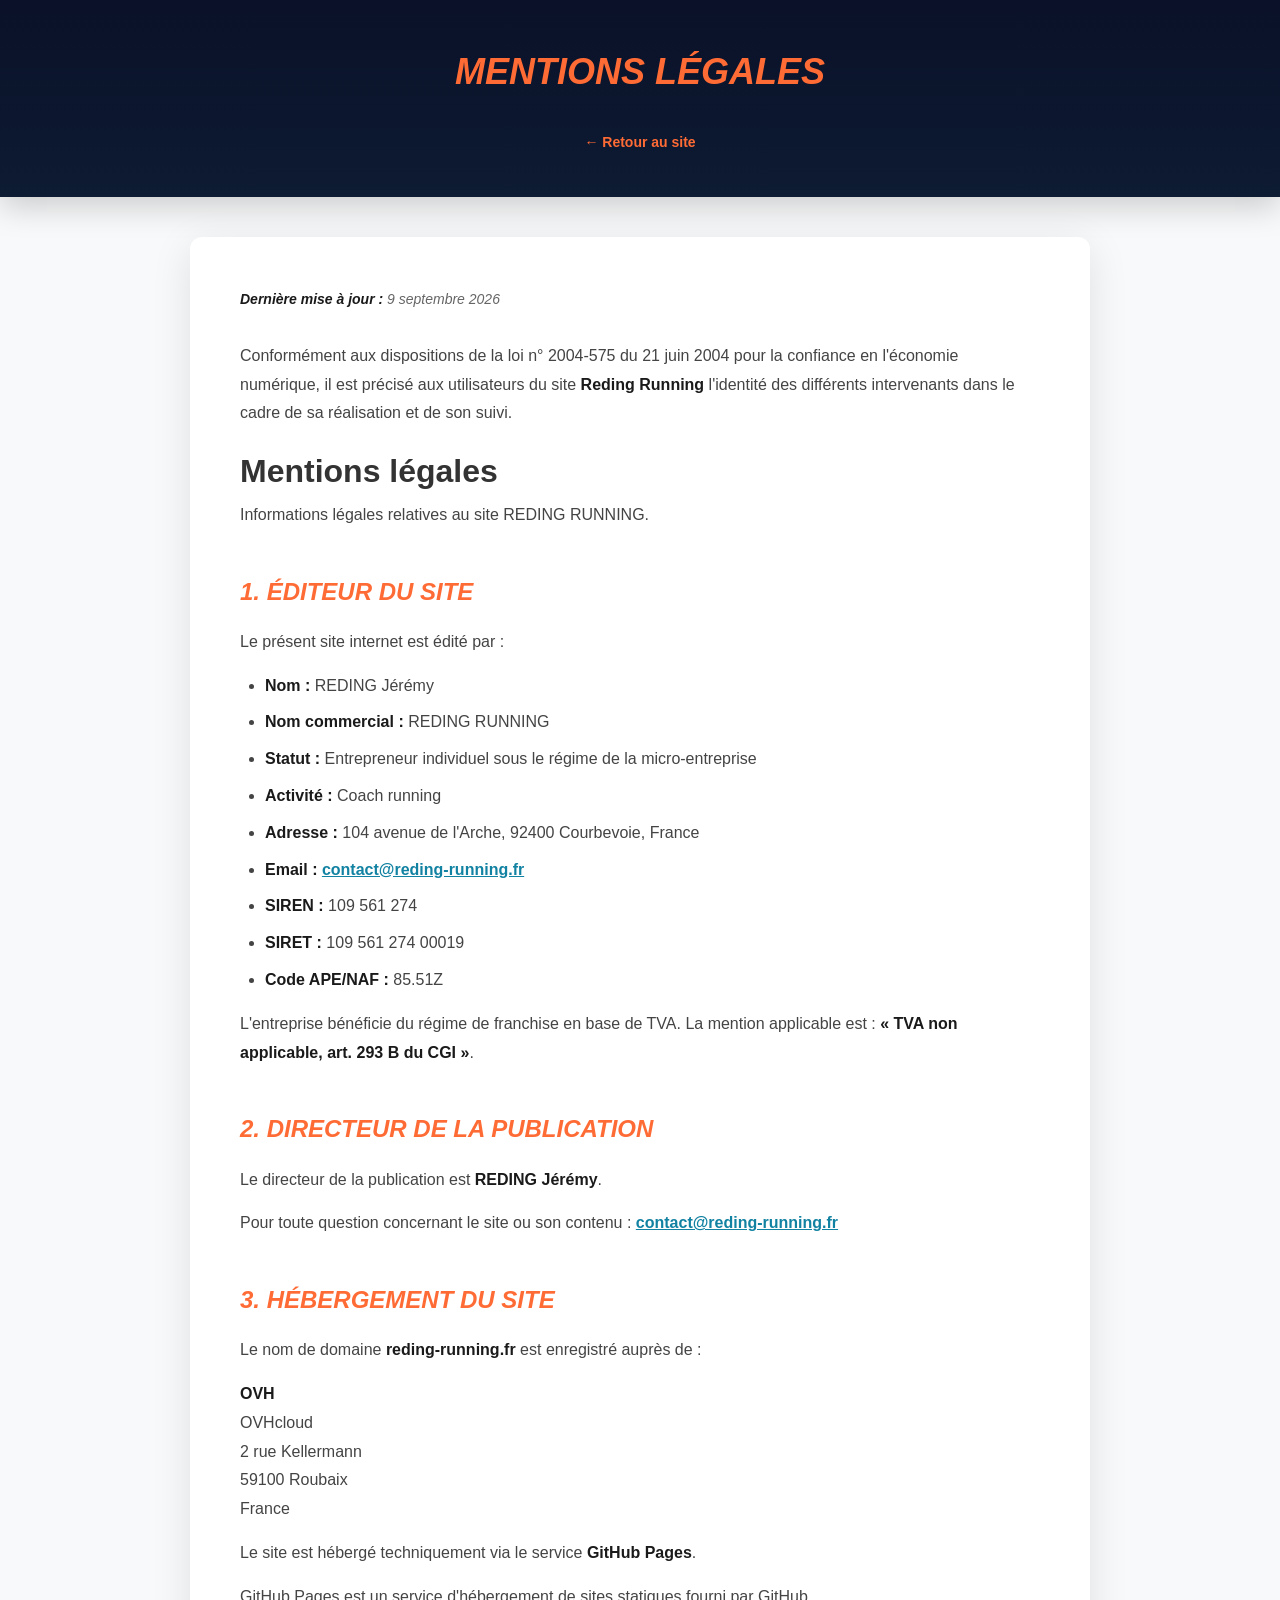
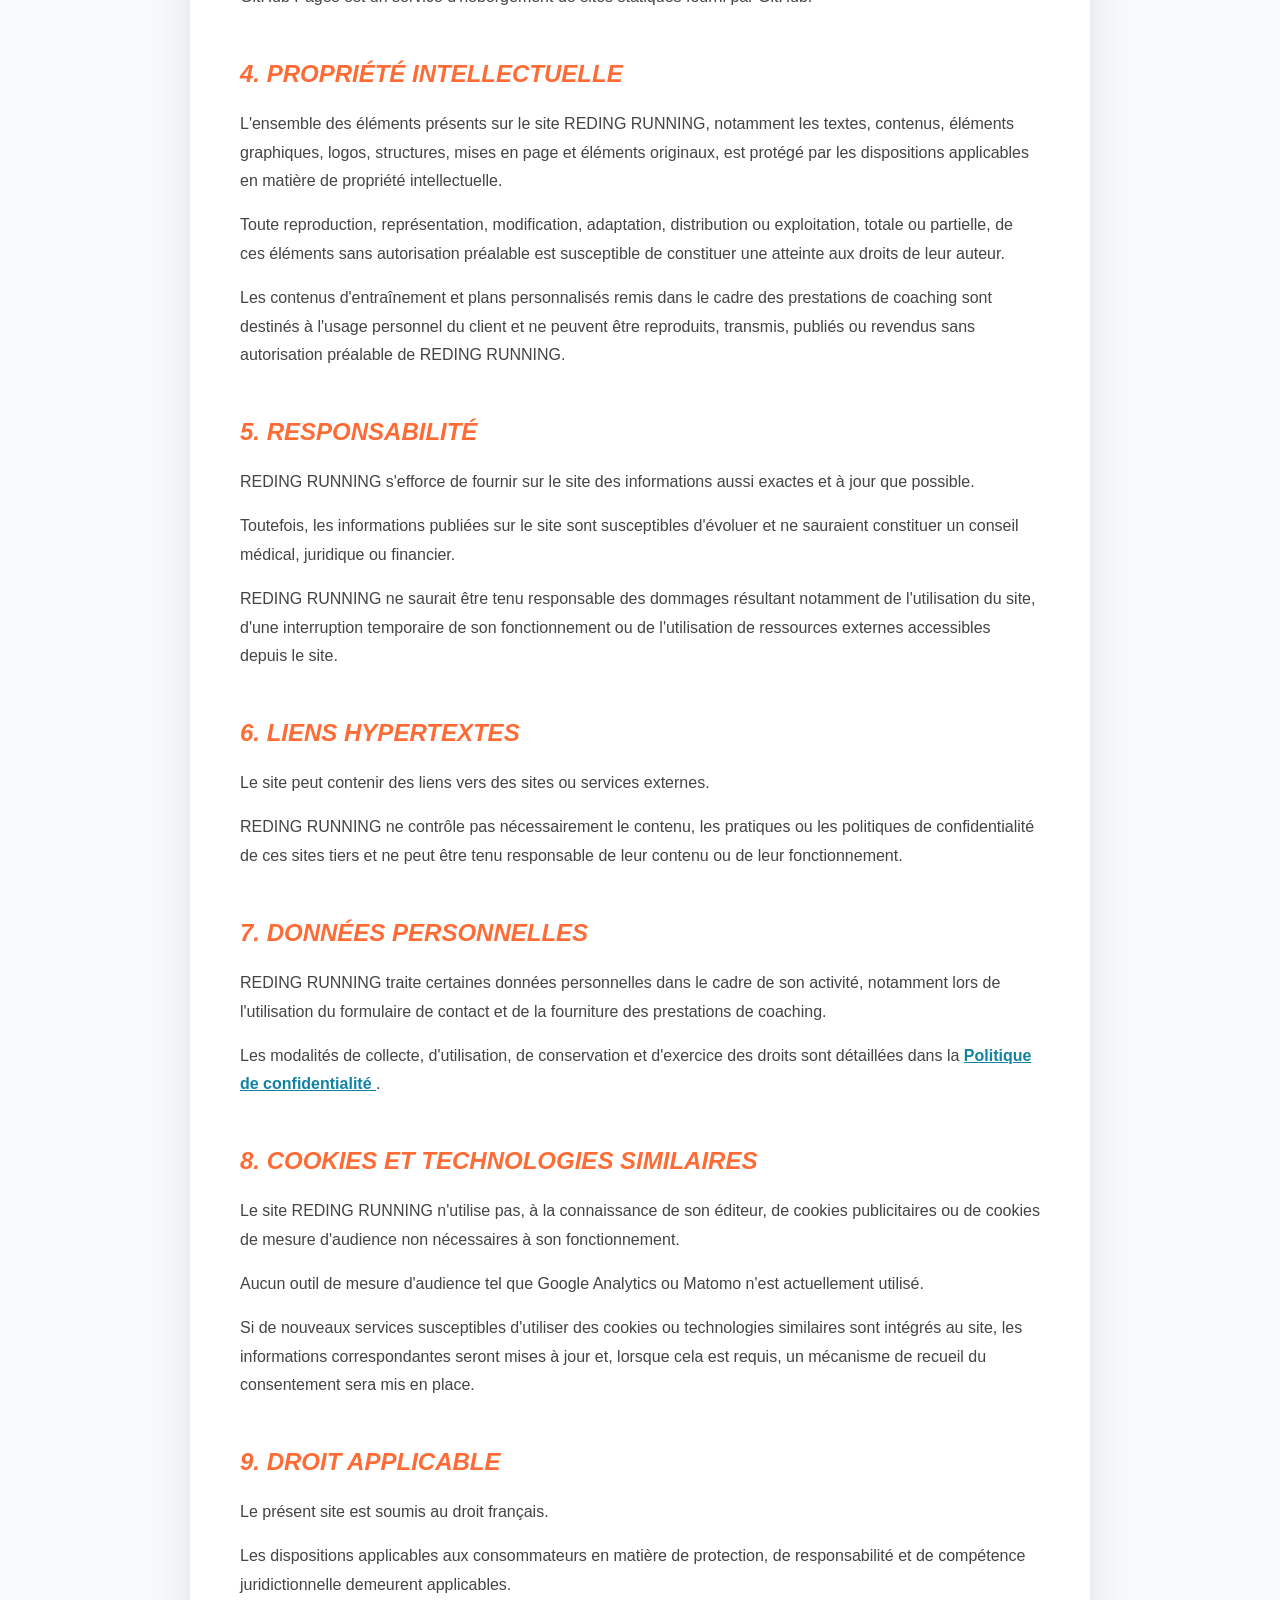
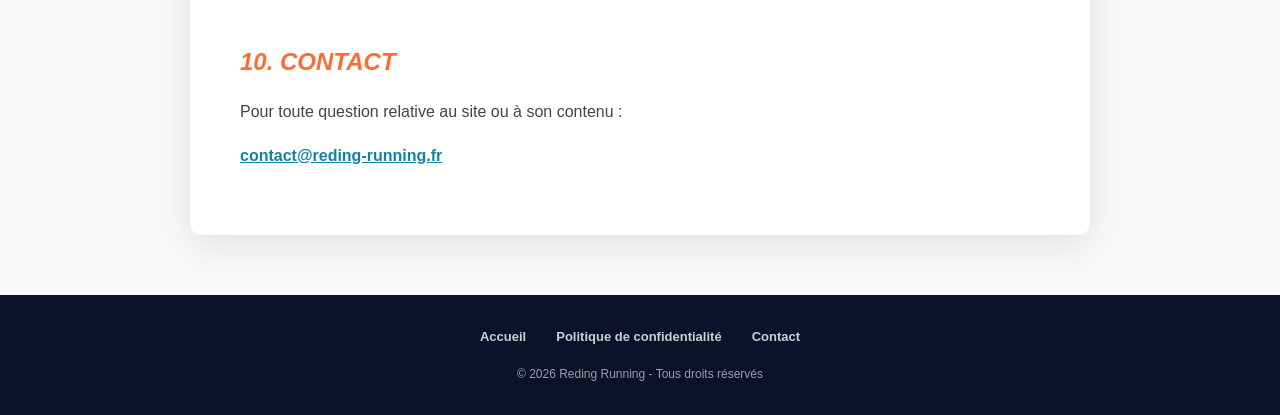
<file: mentions-legales.html>
<!DOCTYPE html>
<html lang="fr">
<head>
  <meta charset="UTF-8" />
  <meta name="viewport" content="width=device-width, initial-scale=1.0"/>
  <meta name="robots" content="noindex, follow">
  <title>Mentions légales - Reding Running</title>
  <!-- Icônes du site. Google lit /favicon.ico et les <link rel="icon"> de
       la page d'accueil ; il lui faut une image CARRÉE, de préférence un
       multiple de 48 px. L'ancien logo_raccourci_orange.png faisait
       1322 × 1372 — ni carré, ni au format attendu. -->
  <link rel="icon" href="/favicon.ico" sizes="any" />
  <link rel="icon" type="image/png" sizes="192x192" href="/icons/favicon-192.png" />
  <link rel="apple-touch-icon" href="/icons/apple-touch-icon.png" />
  <style>
    * { 
      margin: 0; 
      padding: 0; 
      box-sizing: border-box; 
    }

    body {
      font-family: -apple-system, BlinkMacSystemFont, 'Segoe UI', Roboto, 'Helvetica Neue', Arial, sans-serif;
      line-height: 1.8;
      color: #333;
      background: #f8f9fa;
    }

    .header {
      background: linear-gradient(180deg, #0A1128 0%, #0D1B33 100%);
      color: white;
      padding: 40px 20px;
      text-align: center;
      box-shadow: 0 4px 20px rgba(0, 0, 0, 0.1);
    }

    .header h1 {
      font-size: 36px;
      font-weight: 900;
      font-style: italic;
      text-transform: uppercase;
      color: #FF6B35;
      margin-bottom: 10px;
    }

    .header .back-link {
      display: inline-block;
      margin-top: 15px;
      color: #FF6B35;
      text-decoration: none;
      font-weight: 600;
      font-size: 14px;
      transition: all 0.3s ease;
    }

    .header .back-link:hover {
      color: #ffffff;
      transform: translateX(-5px);
    }

    .container {
      max-width: 900px;
      margin: 40px auto;
      background: white;
      padding: 50px;
      border-radius: 12px;
      box-shadow: 0 10px 40px rgba(0, 0, 0, 0.1);
    }

    .last-update {
      font-style: italic;
      color: #666;
      margin-bottom: 30px;
      font-size: 14px;
    }

    h2 {
      color: #FF6B35;
      font-size: 24px;
      font-weight: 800;
      margin-top: 40px;
      margin-bottom: 15px;
      font-style: italic;
      text-transform: uppercase;
    }

    h3 {
      color: #1282A2;
      font-size: 18px;
      font-weight: 700;
      margin-top: 25px;
      margin-bottom: 10px;
    }

    p {
      margin-bottom: 15px;
      color: #444;
    }

    ul {
      margin-left: 25px;
      margin-bottom: 15px;
    }

    ul li {
      margin-bottom: 8px;
      color: #444;
    }

    strong {
      color: #1a1a1a;
      font-weight: 600;
    }

    a {
      color: #1282A2;
      text-decoration: underline;
      font-weight: 600;
    }

    a:hover {
      color: #FF6B35;
    }

    .info-box {
      background: linear-gradient(135deg, #f8f9fa, #e9ecef);
      padding: 20px;
      border-radius: 10px;
      border-left: 4px solid #FF6B35;
      margin: 20px 0;
    }

    .footer {
      background: #0A1128;
      color: rgba(255, 255, 255, 0.8);
      padding: 30px 20px;
      text-align: center;
      margin-top: 60px;
    }

    .footer-links {
      display: flex;
      justify-content: center;
      gap: 30px;
      margin-bottom: 15px;
      flex-wrap: wrap;
    }

    .footer-links a {
      color: rgba(255, 255, 255, 0.8);
      text-decoration: none;
      font-size: 13px;
      font-weight: 600;
    }

    .footer-links a:hover {
      color: #FF6B35;
    }

    .footer-copyright {
      font-size: 12px;
      color: rgba(255, 255, 255, 0.6);
    }

    @media (max-width: 768px) {
      .container {
        margin: 20px;
        padding: 30px 20px;
      }

      .header h1 {
        font-size: 28px;
      }

      h2 {
        font-size: 20px;
      }

      h3 {
        font-size: 16px;
      }
    }
  </style>
</head>
<body>

  <div class="header">
    <h1>Mentions légales</h1>
    <a href="index.html" class="back-link">← Retour au site</a>
  </div>

  <div class="container">
    <p class="last-update"><strong>Dernière mise à jour :</strong> 9 septembre 2026</p>

    <p>
      Conformément aux dispositions de la loi n° 2004-575 du 21 juin 2004 pour la confiance en l'économie numérique, 
      il est précisé aux utilisateurs du site <strong>Reding Running</strong> l'identité des différents intervenants 
      dans le cadre de sa réalisation et de son suivi.
    </p>

    <main class="legal-page">

    <header class="legal-header">
        <h1>Mentions légales</h1>
        <p class="legal-intro">
            Informations légales relatives au site REDING RUNNING.
        </p>
    </header>

    <section>
        <h2>1. Éditeur du site</h2>

        <p>
            Le présent site internet est édité par :
        </p>

        <ul>
            <li><strong>Nom :</strong> REDING Jérémy</li>
            <li><strong>Nom commercial :</strong> REDING RUNNING</li>
            <li><strong>Statut :</strong> Entrepreneur individuel sous le régime de la micro-entreprise</li>
            <li><strong>Activité :</strong> Coach running</li>
            <li><strong>Adresse :</strong> 104 avenue de l'Arche, 92400 Courbevoie, France</li>
            <li><strong>Email :</strong> <a href="mailto:contact@reding-running.fr">contact@reding-running.fr</a></li>
            <li><strong>SIREN :</strong> 109 561 274</li>
            <li><strong>SIRET :</strong> 109 561 274 00019</li>
            <li><strong>Code APE/NAF :</strong> 85.51Z</li>
        </ul>

        <p>
            L'entreprise bénéficie du régime de franchise en base de TVA.
            La mention applicable est :
            <strong>« TVA non applicable, art. 293 B du CGI »</strong>.
        </p>
    </section>

    <section>
        <h2>2. Directeur de la publication</h2>

        <p>
            Le directeur de la publication est
            <strong>REDING Jérémy</strong>.
        </p>

        <p>
            Pour toute question concernant le site ou son contenu :
            <a href="mailto:contact@reding-running.fr">
                contact@reding-running.fr
            </a>
        </p>
    </section>

    <section>
        <h2>3. Hébergement du site</h2>

        <p>
            Le nom de domaine <strong>reding-running.fr</strong> est enregistré
            auprès de :
        </p>

        <p>
            <strong>OVH</strong><br>
            OVHcloud<br>
            2 rue Kellermann<br>
            59100 Roubaix<br>
            France
        </p>

        <p>
            Le site est hébergé techniquement via le service
            <strong>GitHub Pages</strong>.
        </p>

        <p>
            GitHub Pages est un service d'hébergement de sites statiques
            fourni par GitHub.
        </p>
    </section>

    <section>
        <h2>4. Propriété intellectuelle</h2>

        <p>
            L'ensemble des éléments présents sur le site REDING RUNNING,
            notamment les textes, contenus, éléments graphiques, logos,
            structures, mises en page et éléments originaux, est protégé par
            les dispositions applicables en matière de propriété intellectuelle.
        </p>

        <p>
            Toute reproduction, représentation, modification, adaptation,
            distribution ou exploitation, totale ou partielle, de ces éléments
            sans autorisation préalable est susceptible de constituer une
            atteinte aux droits de leur auteur.
        </p>

        <p>
            Les contenus d'entraînement et plans personnalisés remis dans le
            cadre des prestations de coaching sont destinés à l'usage personnel
            du client et ne peuvent être reproduits, transmis, publiés ou
            revendus sans autorisation préalable de REDING RUNNING.
        </p>
    </section>

    <section>
        <h2>5. Responsabilité</h2>

        <p>
            REDING RUNNING s'efforce de fournir sur le site des informations
            aussi exactes et à jour que possible.
        </p>

        <p>
            Toutefois, les informations publiées sur le site sont susceptibles
            d'évoluer et ne sauraient constituer un conseil médical,
            juridique ou financier.
        </p>

        <p>
            REDING RUNNING ne saurait être tenu responsable des dommages
            résultant notamment de l'utilisation du site, d'une interruption
            temporaire de son fonctionnement ou de l'utilisation de ressources
            externes accessibles depuis le site.
        </p>
    </section>

    <section>
        <h2>6. Liens hypertextes</h2>

        <p>
            Le site peut contenir des liens vers des sites ou services
            externes.
        </p>

        <p>
            REDING RUNNING ne contrôle pas nécessairement le contenu,
            les pratiques ou les politiques de confidentialité de ces sites
            tiers et ne peut être tenu responsable de leur contenu ou de leur
            fonctionnement.
        </p>
    </section>

    <section>
        <h2>7. Données personnelles</h2>

        <p>
            REDING RUNNING traite certaines données personnelles dans le cadre
            de son activité, notamment lors de l'utilisation du formulaire de
            contact et de la fourniture des prestations de coaching.
        </p>

        <p>
            Les modalités de collecte, d'utilisation, de conservation et
            d'exercice des droits sont détaillées dans la
            <a href="/politique-confidentialite.html">
                Politique de confidentialité
            </a>.
        </p>
    </section>

    <section>
        <h2>8. Cookies et technologies similaires</h2>

        <p>
            Le site REDING RUNNING n'utilise pas, à la connaissance de son
            éditeur, de cookies publicitaires ou de cookies de mesure
            d'audience non nécessaires à son fonctionnement.
        </p>

        <p>
            Aucun outil de mesure d'audience tel que Google Analytics ou
            Matomo n'est actuellement utilisé.
        </p>

        <p>
            Si de nouveaux services susceptibles d'utiliser des cookies ou
            technologies similaires sont intégrés au site, les informations
            correspondantes seront mises à jour et, lorsque cela est requis,
            un mécanisme de recueil du consentement sera mis en place.
        </p>
    </section>

    <section>
        <h2>9. Droit applicable</h2>

        <p>
            Le présent site est soumis au droit français.
        </p>

        <p>
            Les dispositions applicables aux consommateurs en matière de
            protection, de responsabilité et de compétence juridictionnelle
            demeurent applicables.
        </p>
    </section>

    <section>
        <h2>10. Contact</h2>

        <p>
            Pour toute question relative au site ou à son contenu :
        </p>

        <p>
            <a href="mailto:contact@reding-running.fr">
                contact@reding-running.fr
            </a>
        </p>
    </section>
    </main>
  </div>

  <footer class="footer">
    <div class="footer-links">
      <a href="index.html">Accueil</a>
      <a href="politique-confidentialite.html">Politique de confidentialité</a>
      <a href="mailto:contact@reding-running.fr">Contact</a>
    </div>
    <div class="footer-copyright">
      © 2026 Reding Running - Tous droits réservés
    </div>
  </footer>

  <!-- Couche de raffinement premium (polish universel, non destructif) -->
  <style id="premium-refinements">
    ::selection { background: rgba(255,107,53,0.22); color:#1a1a1a; }
    a:focus-visible, button:focus-visible, .back-link:focus-visible {
      outline: 2px solid #FF6B35; outline-offset: 3px; border-radius: 6px;
    }
    .header { box-shadow: 0 10px 30px rgba(0,0,0,0.18); }
    a { transition: color .2s ease; }
    @media (prefers-reduced-motion: reduce) {
      *, *::before, *::after {
        animation-duration:.001ms !important; transition-duration:.001ms !important; scroll-behavior:auto !important;
      }
    }
  </style>

</body>
</html>
</file>
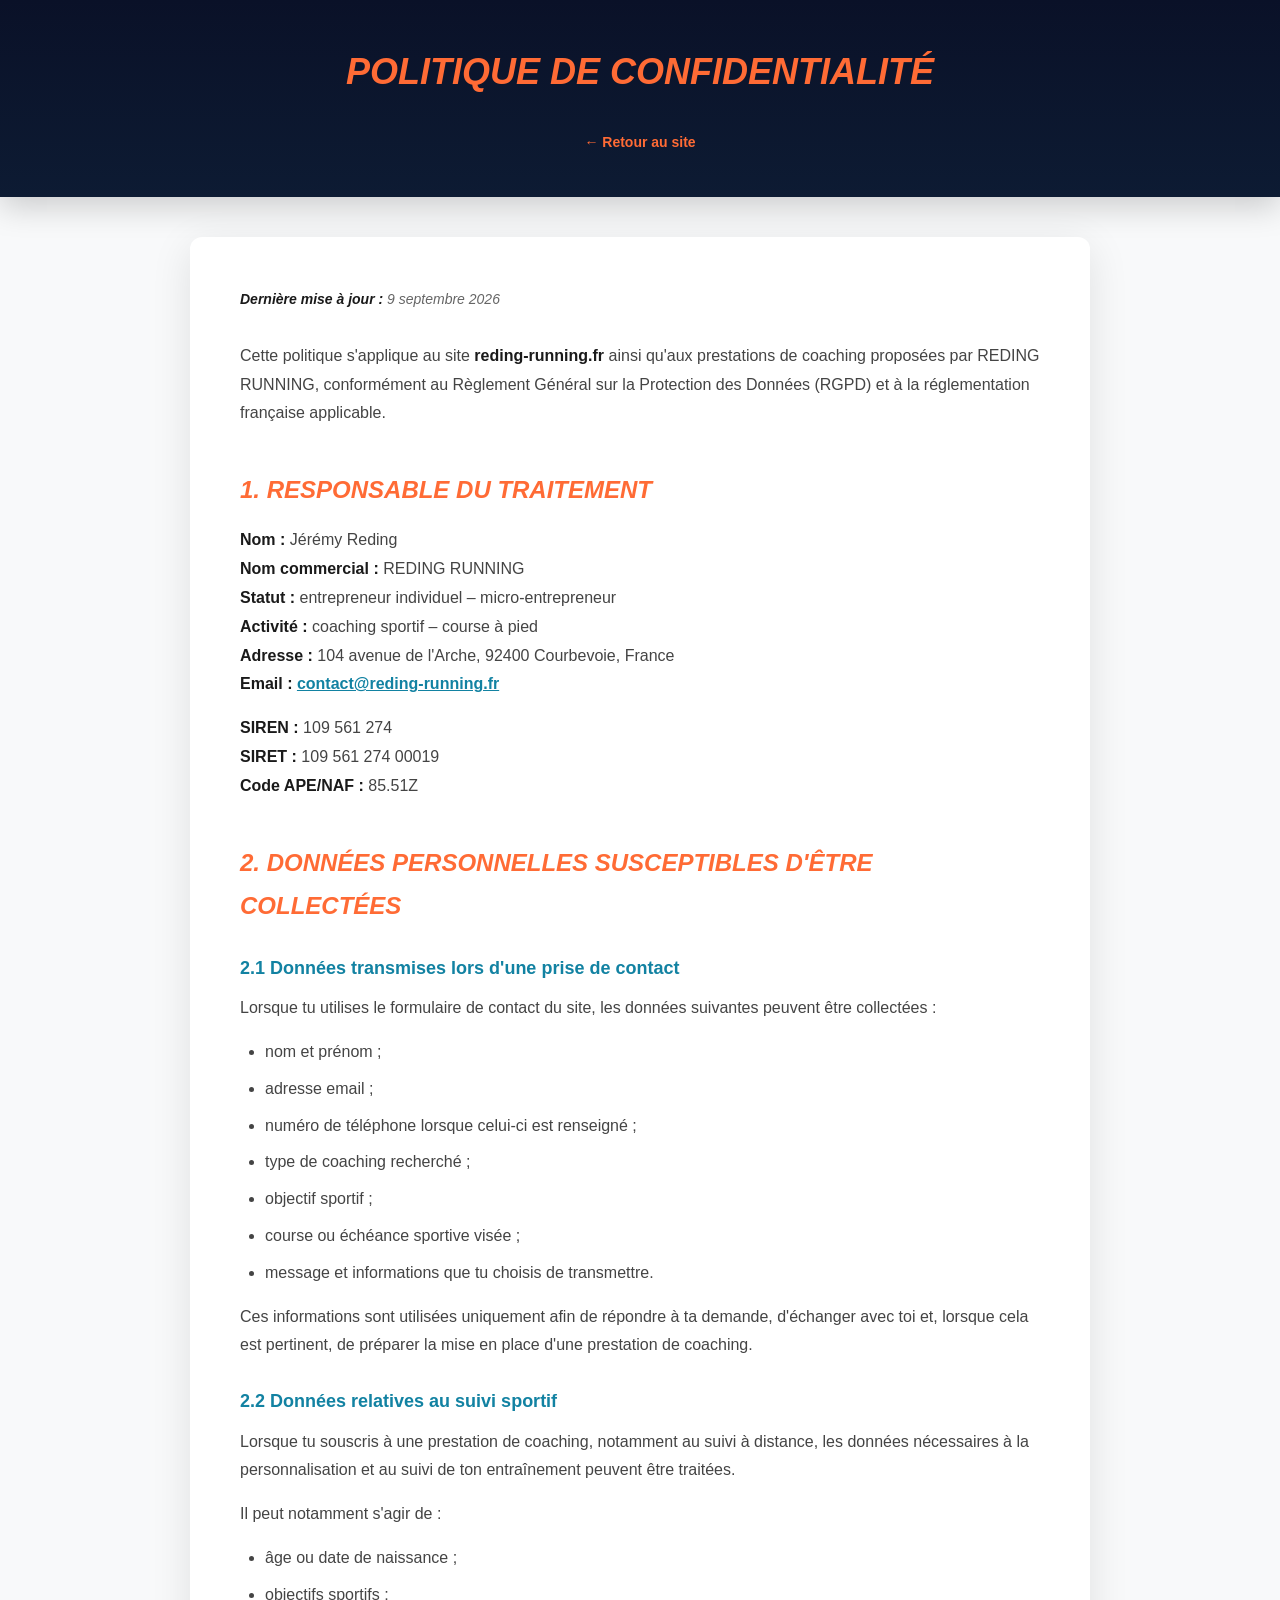
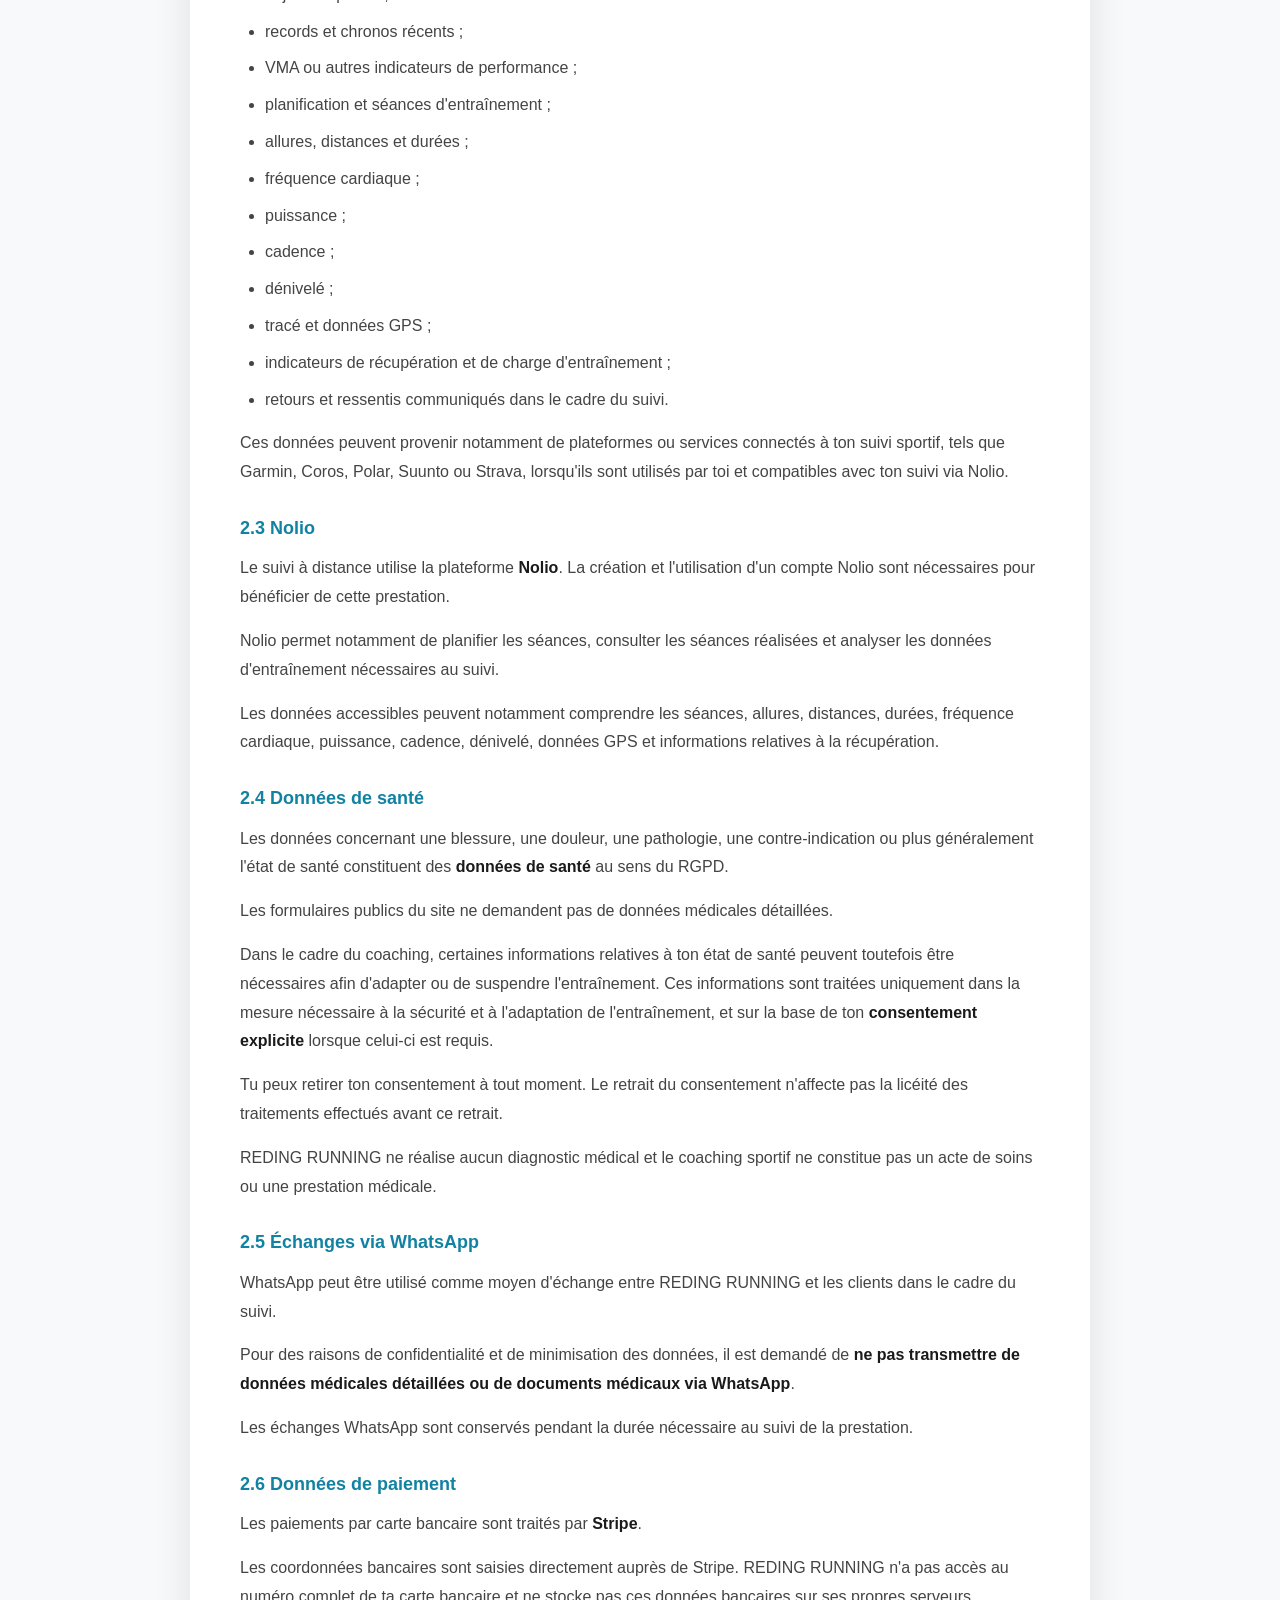
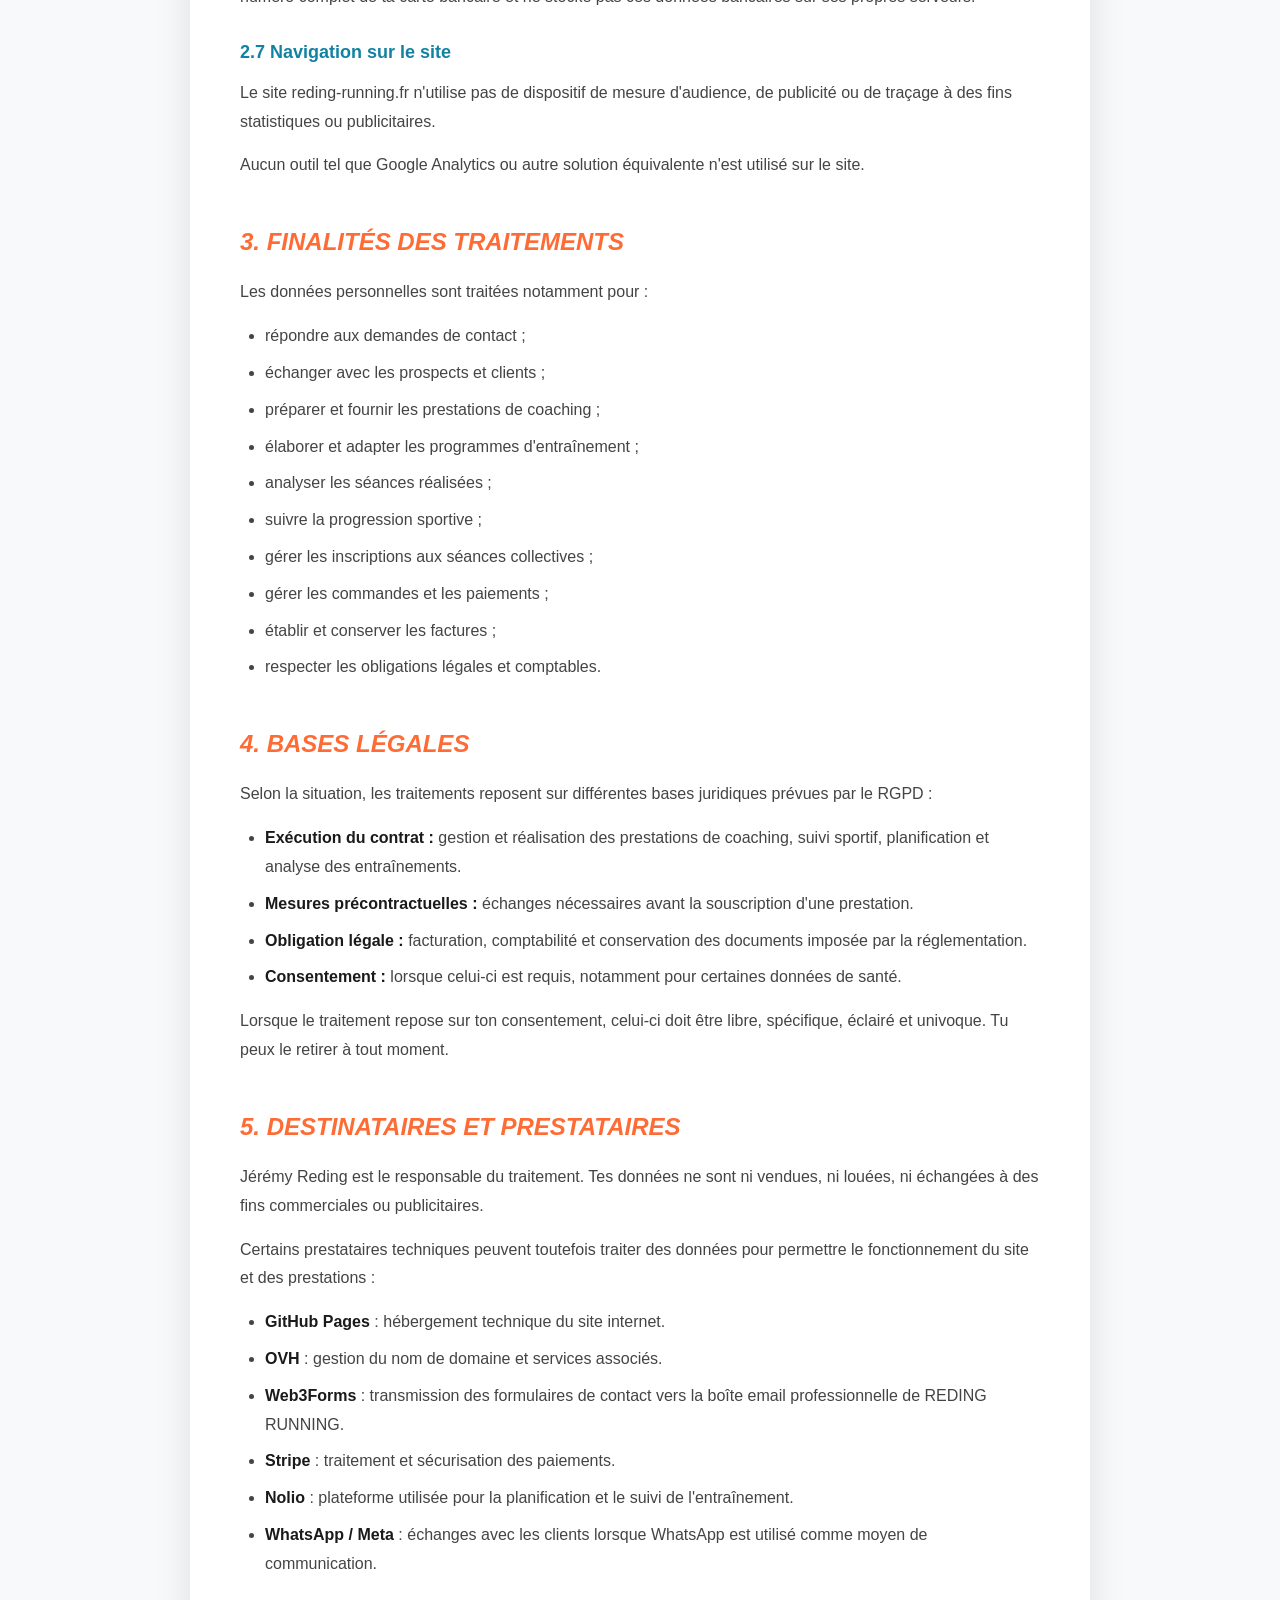
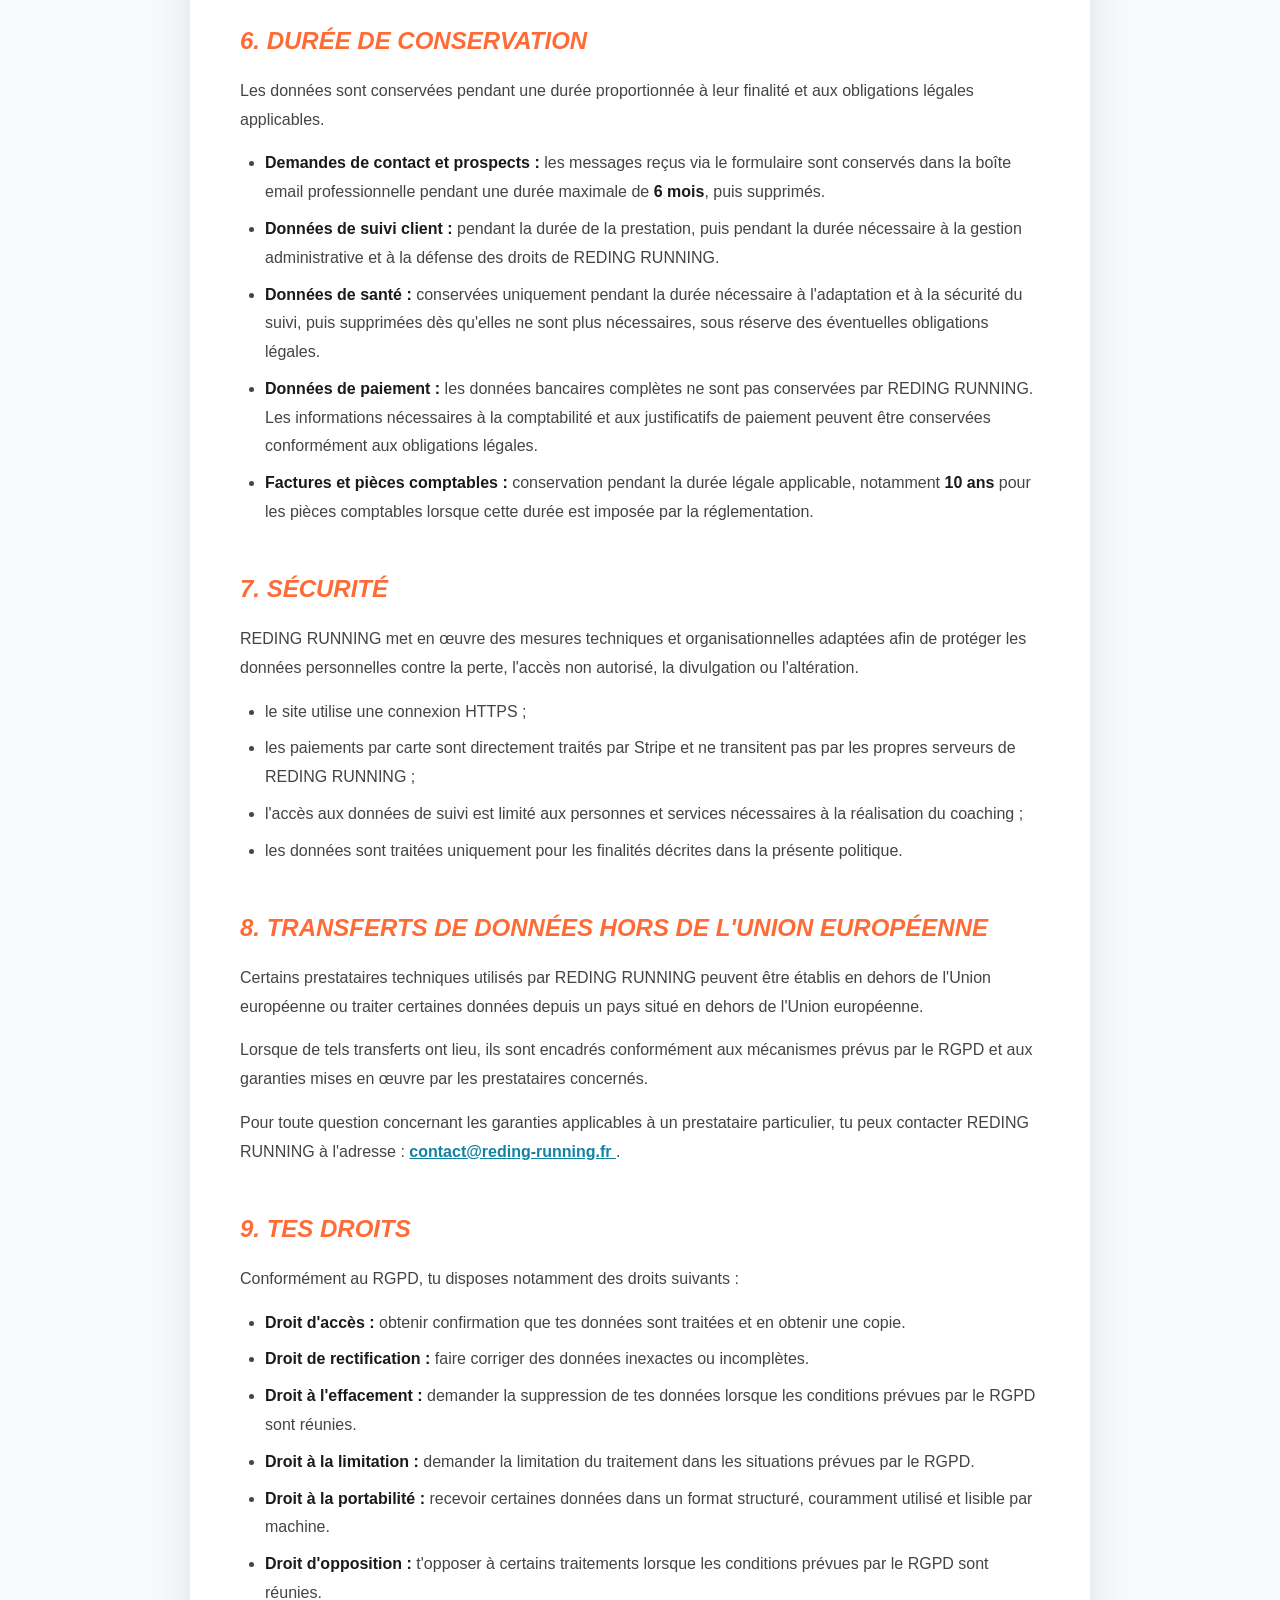
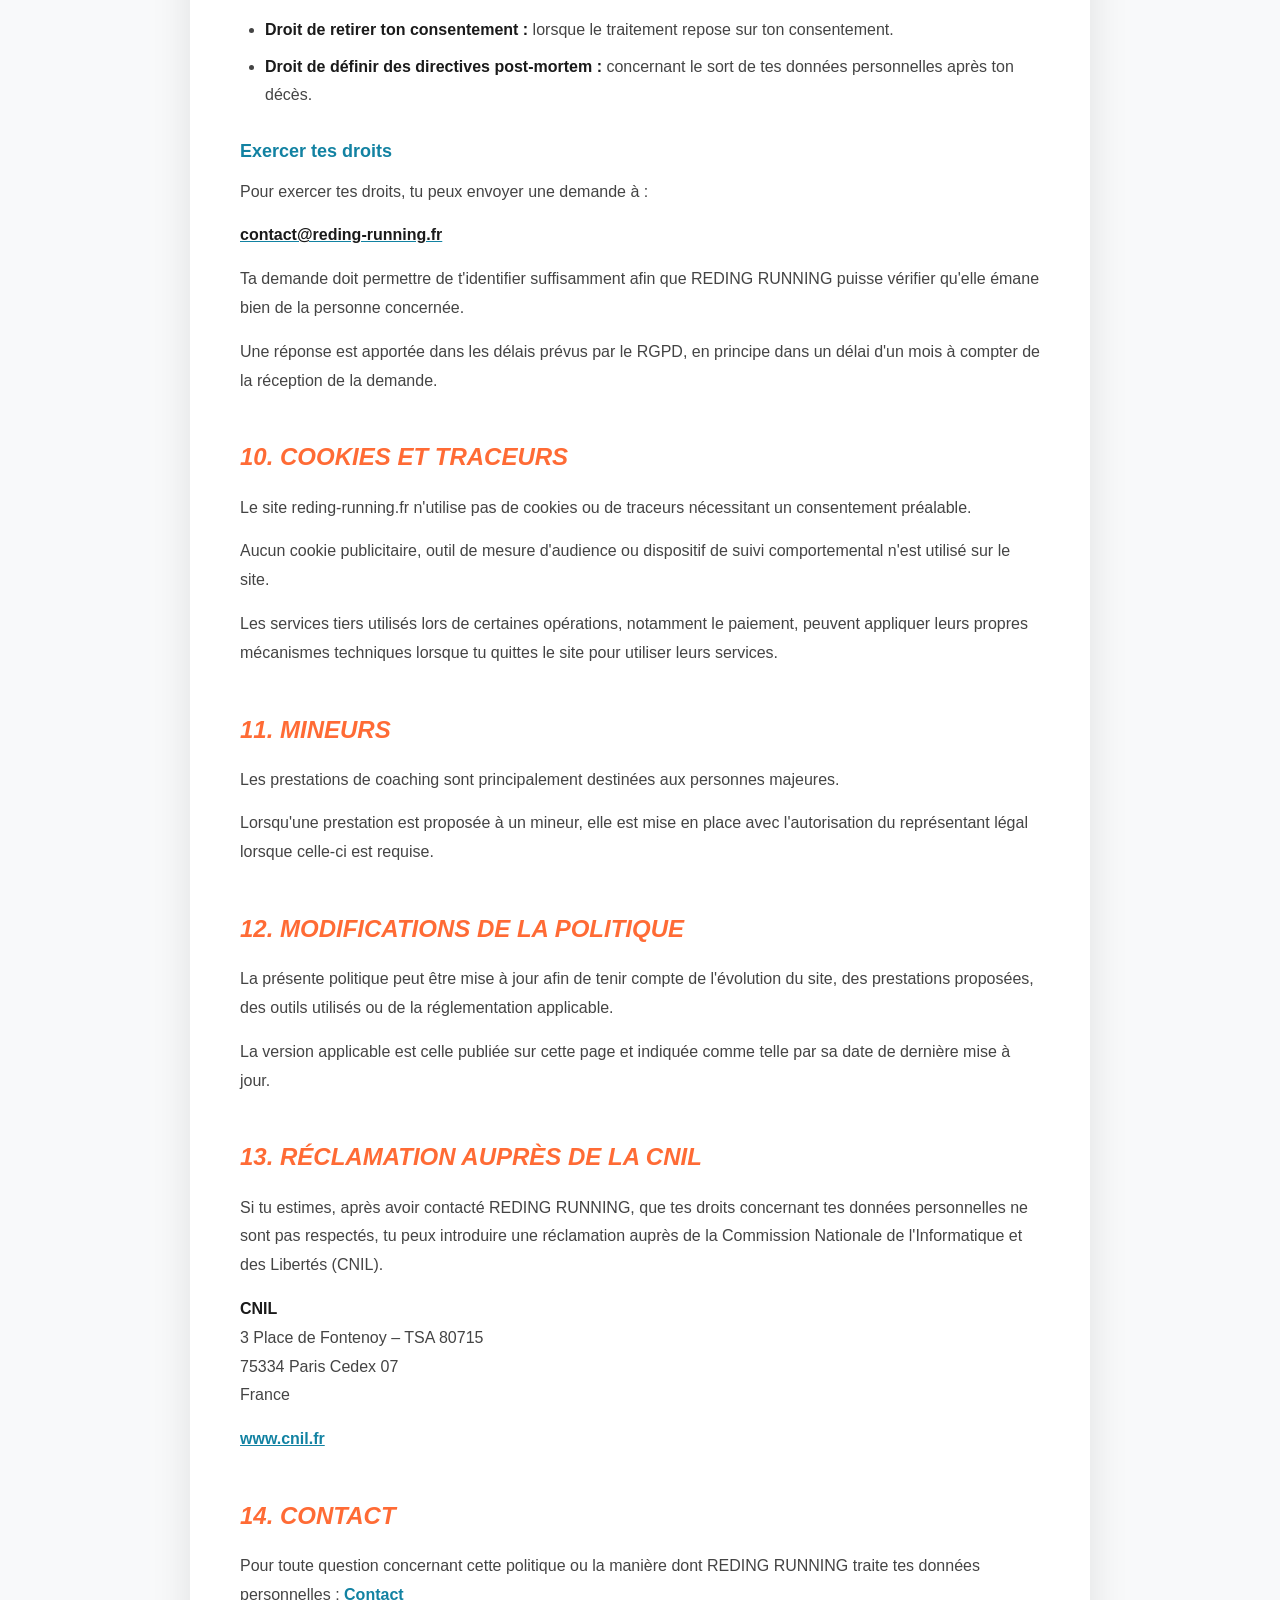
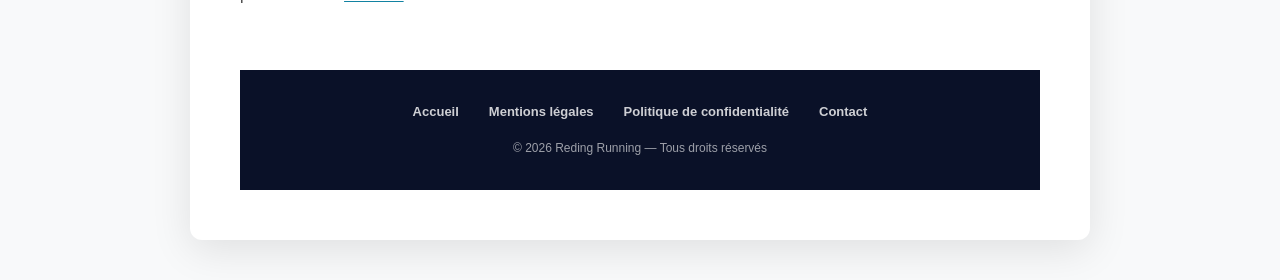
<file: politique-confidentialite.html>
<!DOCTYPE html>
<html lang="fr">
<head>
  <meta charset="UTF-8" />
  <meta name="viewport" content="width=device-width, initial-scale=1.0"/>
  <meta name="robots" content="noindex, follow">
  <title>Politique de confidentialité - Reding Running</title>
  <!-- Icônes du site. Google lit /favicon.ico et les <link rel="icon"> de
       la page d'accueil ; il lui faut une image CARRÉE, de préférence un
       multiple de 48 px. L'ancien logo_raccourci_orange.png faisait
       1322 × 1372 — ni carré, ni au format attendu. -->
  <link rel="icon" href="/favicon.ico" sizes="any" />
  <link rel="icon" type="image/png" sizes="192x192" href="/icons/favicon-192.png" />
  <link rel="apple-touch-icon" href="/icons/apple-touch-icon.png" />
  <style>
    * { 
      margin: 0; 
      padding: 0; 
      box-sizing: border-box; 
    }

    body {
      font-family: -apple-system, BlinkMacSystemFont, 'Segoe UI', Roboto, 'Helvetica Neue', Arial, sans-serif;
      line-height: 1.8;
      color: #333;
      background: #f8f9fa;
    }

    .header {
      background: linear-gradient(180deg, #0A1128 0%, #0D1B33 100%);
      color: white;
      padding: 40px 20px;
      text-align: center;
      box-shadow: 0 4px 20px rgba(0, 0, 0, 0.1);
    }

    .header h1 {
      font-size: 36px;
      font-weight: 900;
      font-style: italic;
      text-transform: uppercase;
      color: #FF6B35;
      margin-bottom: 10px;
    }

    .header .back-link {
      display: inline-block;
      margin-top: 15px;
      color: #FF6B35;
      text-decoration: none;
      font-weight: 600;
      font-size: 14px;
      transition: all 0.3s ease;
    }

    .header .back-link:hover {
      color: #ffffff;
      transform: translateX(-5px);
    }

    .container {
      max-width: 900px;
      margin: 40px auto;
      background: white;
      padding: 50px;
      border-radius: 12px;
      box-shadow: 0 10px 40px rgba(0, 0, 0, 0.1);
    }

    .last-update {
      font-style: italic;
      color: #666;
      margin-bottom: 30px;
      font-size: 14px;
    }

    h2 {
      color: #FF6B35;
      font-size: 24px;
      font-weight: 800;
      margin-top: 40px;
      margin-bottom: 15px;
      font-style: italic;
      text-transform: uppercase;
    }

    h3 {
      color: #1282A2;
      font-size: 18px;
      font-weight: 700;
      margin-top: 25px;
      margin-bottom: 10px;
    }

    p {
      margin-bottom: 15px;
      color: #444;
    }

    ul {
      margin-left: 25px;
      margin-bottom: 15px;
    }

    ul li {
      margin-bottom: 8px;
      color: #444;
    }

    strong {
      color: #1a1a1a;
      font-weight: 600;
    }

    code {
      font-family: ui-monospace, SFMono-Regular, Menlo, Consolas, monospace;
      font-size: 0.9em;
      background: rgba(18, 130, 162, 0.08);
      padding: 1px 5px;
      border-radius: 4px;
    }

    a {
      color: #1282A2;
      text-decoration: underline;
      font-weight: 600;
    }

    a:hover {
      color: #FF6B35;
    }

    .footer {
      background: #0A1128;
      color: rgba(255, 255, 255, 0.8);
      padding: 30px 20px;
      text-align: center;
      margin-top: 60px;
    }

    .footer-links {
      display: flex;
      justify-content: center;
      gap: 30px;
      margin-bottom: 15px;
      flex-wrap: wrap;
    }

    .footer-links a {
      color: rgba(255, 255, 255, 0.8);
      text-decoration: none;
      font-size: 13px;
      font-weight: 600;
    }

    .footer-links a:hover {
      color: #FF6B35;
    }

    .footer-copyright {
      font-size: 12px;
      color: rgba(255, 255, 255, 0.6);
    }

    @media (max-width: 768px) {
      .container {
        margin: 20px;
        padding: 30px 20px;
      }

      .header h1 {
        font-size: 28px;
      }

      h2 {
        font-size: 20px;
      }

      h3 {
        font-size: 16px;
      }
    }
  </style>
</head>
<body>

<div class="header">
  <h1>Politique de confidentialité</h1>
  <a href="index.html" class="back-link">← Retour au site</a>
</div>

  <div class="container">
    <p class="last-update"><strong>Dernière mise à jour :</strong> 9 septembre 2026</p>

  <p>
    Cette politique s'applique au site
    <strong>reding-running.fr</strong> ainsi qu'aux prestations de coaching
    proposées par REDING RUNNING, conformément au Règlement Général sur la
    Protection des Données (RGPD) et à la réglementation française applicable.
  </p>


  <h2>1. Responsable du traitement</h2>

  <p>
    <strong>Nom :</strong> Jérémy Reding<br>
    <strong>Nom commercial :</strong> REDING RUNNING<br>
    <strong>Statut :</strong> entrepreneur individuel – micro-entrepreneur<br>
    <strong>Activité :</strong> coaching sportif – course à pied<br>
    <strong>Adresse :</strong> 104 avenue de l'Arche, 92400 Courbevoie, France<br>
    <strong>Email :</strong>
    <a href="mailto:contact@reding-running.fr">
      contact@reding-running.fr
    </a>
  </p>

  <p>
    <strong>SIREN :</strong> 109 561 274<br>
    <strong>SIRET :</strong> 109 561 274 00019<br>
    <strong>Code APE/NAF :</strong> 85.51Z
  </p>


  <h2>2. Données personnelles susceptibles d'être collectées</h2>

  <h3>2.1 Données transmises lors d'une prise de contact</h3>

  <p>
    Lorsque tu utilises le formulaire de contact du site, les données
    suivantes peuvent être collectées :
  </p>

  <ul>
    <li>nom et prénom ;</li>
    <li>adresse email ;</li>
    <li>numéro de téléphone lorsque celui-ci est renseigné ;</li>
    <li>type de coaching recherché ;</li>
    <li>objectif sportif ;</li>
    <li>course ou échéance sportive visée ;</li>
    <li>message et informations que tu choisis de transmettre.</li>
  </ul>

  <p>
    Ces informations sont utilisées uniquement afin de répondre à ta demande,
    d'échanger avec toi et, lorsque cela est pertinent, de préparer la mise
    en place d'une prestation de coaching.
  </p>


  <h3>2.2 Données relatives au suivi sportif</h3>

  <p>
    Lorsque tu souscris à une prestation de coaching, notamment au suivi à
    distance, les données nécessaires à la personnalisation et au suivi de
    ton entraînement peuvent être traitées.
  </p>

  <p>Il peut notamment s'agir de :</p>

  <ul>
    <li>âge ou date de naissance ;</li>
    <li>objectifs sportifs ;</li>
    <li>records et chronos récents ;</li>
    <li>VMA ou autres indicateurs de performance ;</li>
    <li>planification et séances d'entraînement ;</li>
    <li>allures, distances et durées ;</li>
    <li>fréquence cardiaque ;</li>
    <li>puissance ;</li>
    <li>cadence ;</li>
    <li>dénivelé ;</li>
    <li>tracé et données GPS ;</li>
    <li>indicateurs de récupération et de charge d'entraînement ;</li>
    <li>retours et ressentis communiqués dans le cadre du suivi.</li>
  </ul>

  <p>
    Ces données peuvent provenir notamment de plateformes ou services
    connectés à ton suivi sportif, tels que Garmin, Coros, Polar, Suunto ou
    Strava, lorsqu'ils sont utilisés par toi et compatibles avec ton suivi
    via Nolio.
  </p>


  <h3>2.3 Nolio</h3>

  <p>
    Le suivi à distance utilise la plateforme
    <strong>Nolio</strong>. La création et l'utilisation d'un compte Nolio
    sont nécessaires pour bénéficier de cette prestation.
  </p>

  <p>
    Nolio permet notamment de planifier les séances, consulter les séances
    réalisées et analyser les données d'entraînement nécessaires au suivi.
  </p>

  <p>
    Les données accessibles peuvent notamment comprendre les séances,
    allures, distances, durées, fréquence cardiaque, puissance, cadence,
    dénivelé, données GPS et informations relatives à la récupération.
  </p>


  <h3>2.4 Données de santé</h3>

  <p>
    Les données concernant une blessure, une douleur, une pathologie, une
    contre-indication ou plus généralement l'état de santé constituent des
    <strong>données de santé</strong> au sens du RGPD.
  </p>

  <p>
    Les formulaires publics du site ne demandent pas de données médicales
    détaillées.
  </p>

  <p>
    Dans le cadre du coaching, certaines informations relatives à ton état
    de santé peuvent toutefois être nécessaires afin d'adapter ou de
    suspendre l'entraînement. Ces informations sont traitées uniquement dans
    la mesure nécessaire à la sécurité et à l'adaptation de l'entraînement,
    et sur la base de ton <strong>consentement explicite</strong> lorsque
    celui-ci est requis.
  </p>

  <p>
    Tu peux retirer ton consentement à tout moment. Le retrait du consentement
    n'affecte pas la licéité des traitements effectués avant ce retrait.
  </p>

  <p>
    REDING RUNNING ne réalise aucun diagnostic médical et le coaching sportif
    ne constitue pas un acte de soins ou une prestation médicale.
  </p>


  <h3>2.5 Échanges via WhatsApp</h3>

  <p>
    WhatsApp peut être utilisé comme moyen d'échange entre REDING RUNNING et
    les clients dans le cadre du suivi.
  </p>

  <p>
    Pour des raisons de confidentialité et de minimisation des données,
    il est demandé de <strong>ne pas transmettre de données médicales
    détaillées ou de documents médicaux via WhatsApp</strong>.
  </p>

  <p>
    Les échanges WhatsApp sont conservés pendant la durée nécessaire au suivi
    de la prestation.
  </p>


  <h3>2.6 Données de paiement</h3>

  <p>
    Les paiements par carte bancaire sont traités par
    <strong>Stripe</strong>.
  </p>

  <p>
    Les coordonnées bancaires sont saisies directement auprès de Stripe.
    REDING RUNNING n'a pas accès au numéro complet de ta carte bancaire et
    ne stocke pas ces données bancaires sur ses propres serveurs.
  </p>


  <h3>2.7 Navigation sur le site</h3>

  <p>
    Le site reding-running.fr n'utilise pas de dispositif de mesure
    d'audience, de publicité ou de traçage à des fins statistiques ou
    publicitaires.
  </p>

  <p>
    Aucun outil tel que Google Analytics ou autre solution équivalente
    n'est utilisé sur le site.
  </p>


  <h2>3. Finalités des traitements</h2>

  <p>Les données personnelles sont traitées notamment pour :</p>

  <ul>
    <li>répondre aux demandes de contact ;</li>
    <li>échanger avec les prospects et clients ;</li>
    <li>préparer et fournir les prestations de coaching ;</li>
    <li>élaborer et adapter les programmes d'entraînement ;</li>
    <li>analyser les séances réalisées ;</li>
    <li>suivre la progression sportive ;</li>
    <li>gérer les inscriptions aux séances collectives ;</li>
    <li>gérer les commandes et les paiements ;</li>
    <li>établir et conserver les factures ;</li>
    <li>respecter les obligations légales et comptables.</li>
  </ul>


  <h2>4. Bases légales</h2>

  <p>
    Selon la situation, les traitements reposent sur différentes bases
    juridiques prévues par le RGPD :
  </p>

  <ul>
    <li>
      <strong>Exécution du contrat :</strong>
      gestion et réalisation des prestations de coaching, suivi sportif,
      planification et analyse des entraînements.
    </li>

    <li>
      <strong>Mesures précontractuelles :</strong>
      échanges nécessaires avant la souscription d'une prestation.
    </li>

    <li>
      <strong>Obligation légale :</strong>
      facturation, comptabilité et conservation des documents imposée par
      la réglementation.
    </li>

    <li>
      <strong>Consentement :</strong>
      lorsque celui-ci est requis, notamment pour certaines données de santé.
    </li>
  </ul>

  <p>
    Lorsque le traitement repose sur ton consentement, celui-ci doit être
    libre, spécifique, éclairé et univoque. Tu peux le retirer à tout moment.
  </p>


  <h2>5. Destinataires et prestataires</h2>

  <p>
    Jérémy Reding est le responsable du traitement. Tes données ne sont ni
    vendues, ni louées, ni échangées à des fins commerciales ou publicitaires.
  </p>

  <p>
    Certains prestataires techniques peuvent toutefois traiter des données
    pour permettre le fonctionnement du site et des prestations :
  </p>

  <ul>

    <li>
      <strong>GitHub Pages</strong> :
      hébergement technique du site internet.
    </li>

    <li>
      <strong>OVH</strong> :
      gestion du nom de domaine et services associés.
    </li>

    <li>
      <strong>Web3Forms</strong> :
      transmission des formulaires de contact vers la boîte email
      professionnelle de REDING RUNNING.
    </li>

    <li>
      <strong>Stripe</strong> :
      traitement et sécurisation des paiements.
    </li>

    <li>
      <strong>Nolio</strong> :
      plateforme utilisée pour la planification et le suivi de
      l'entraînement.
    </li>

    <li>
      <strong>WhatsApp / Meta</strong> :
      échanges avec les clients lorsque WhatsApp est utilisé comme moyen
      de communication.
    </li>

  </ul>


  <h2>6. Durée de conservation</h2>

  <p>
    Les données sont conservées pendant une durée proportionnée à leur
    finalité et aux obligations légales applicables.
  </p>

  <ul>

    <li>
      <strong>Demandes de contact et prospects :</strong>
      les messages reçus via le formulaire sont conservés dans la boîte
      email professionnelle pendant une durée maximale de
      <strong>6 mois</strong>, puis supprimés.
    </li>

    <li>
      <strong>Données de suivi client :</strong>
      pendant la durée de la prestation, puis pendant la durée nécessaire
      à la gestion administrative et à la défense des droits de REDING RUNNING.
    </li>

    <li>
      <strong>Données de santé :</strong>
      conservées uniquement pendant la durée nécessaire à l'adaptation et
      à la sécurité du suivi, puis supprimées dès qu'elles ne sont plus
      nécessaires, sous réserve des éventuelles obligations légales.
    </li>

    <li>
      <strong>Données de paiement :</strong>
      les données bancaires complètes ne sont pas conservées par
      REDING RUNNING. Les informations nécessaires à la comptabilité et
      aux justificatifs de paiement peuvent être conservées conformément
      aux obligations légales.
    </li>

    <li>
      <strong>Factures et pièces comptables :</strong>
      conservation pendant la durée légale applicable, notamment
      <strong>10 ans</strong> pour les pièces comptables lorsque cette durée
      est imposée par la réglementation.
    </li>

  </ul>


  <h2>7. Sécurité</h2>

  <p>
    REDING RUNNING met en œuvre des mesures techniques et organisationnelles
    adaptées afin de protéger les données personnelles contre la perte,
    l'accès non autorisé, la divulgation ou l'altération.
  </p>

  <ul>
    <li>le site utilise une connexion HTTPS ;</li>
    <li>
      les paiements par carte sont directement traités par Stripe et ne
      transitent pas par les propres serveurs de REDING RUNNING ;
    </li>
    <li>
      l'accès aux données de suivi est limité aux personnes et services
      nécessaires à la réalisation du coaching ;
    </li>
    <li>
      les données sont traitées uniquement pour les finalités décrites
      dans la présente politique.
    </li>
  </ul>


  <h2>8. Transferts de données hors de l'Union européenne</h2>

  <p>
    Certains prestataires techniques utilisés par REDING RUNNING peuvent
    être établis en dehors de l'Union européenne ou traiter certaines
    données depuis un pays situé en dehors de l'Union européenne.
  </p>

  <p>
    Lorsque de tels transferts ont lieu, ils sont encadrés conformément
    aux mécanismes prévus par le RGPD et aux garanties mises en œuvre par
    les prestataires concernés.
  </p>

  <p>
    Pour toute question concernant les garanties applicables à un prestataire
    particulier, tu peux contacter REDING RUNNING à l'adresse :
    <a href="mailto:contact@reding-running.fr">
      contact@reding-running.fr
    </a>.
  </p>


  <h2>9. Tes droits</h2>

  <p>
    Conformément au RGPD, tu disposes notamment des droits suivants :
  </p>

  <ul>
    <li>
      <strong>Droit d'accès :</strong>
      obtenir confirmation que tes données sont traitées et en obtenir une copie.
    </li>

    <li>
      <strong>Droit de rectification :</strong>
      faire corriger des données inexactes ou incomplètes.
    </li>

    <li>
      <strong>Droit à l'effacement :</strong>
      demander la suppression de tes données lorsque les conditions prévues
      par le RGPD sont réunies.
    </li>

    <li>
      <strong>Droit à la limitation :</strong>
      demander la limitation du traitement dans les situations prévues
      par le RGPD.
    </li>

    <li>
      <strong>Droit à la portabilité :</strong>
      recevoir certaines données dans un format structuré, couramment utilisé
      et lisible par machine.
    </li>

    <li>
      <strong>Droit d'opposition :</strong>
      t'opposer à certains traitements lorsque les conditions prévues par
      le RGPD sont réunies.
    </li>

    <li>
      <strong>Droit de retirer ton consentement :</strong>
      lorsque le traitement repose sur ton consentement.
    </li>

    <li>
      <strong>Droit de définir des directives post-mortem :</strong>
      concernant le sort de tes données personnelles après ton décès.
    </li>
  </ul>


  <h3>Exercer tes droits</h3>

  <p>
    Pour exercer tes droits, tu peux envoyer une demande à :
  </p>

  <p>
    <a href="mailto:contact@reding-running.fr">
      <strong>contact@reding-running.fr</strong>
    </a>
  </p>

  <p>
    Ta demande doit permettre de t'identifier suffisamment afin que
    REDING RUNNING puisse vérifier qu'elle émane bien de la personne concernée.
  </p>

  <p>
    Une réponse est apportée dans les délais prévus par le RGPD, en principe
    dans un délai d'un mois à compter de la réception de la demande.
  </p>


  <h2>10. Cookies et traceurs</h2>

  <p>
    Le site reding-running.fr n'utilise pas de cookies ou de traceurs
    nécessitant un consentement préalable.
  </p>

  <p>
    Aucun cookie publicitaire, outil de mesure d'audience ou dispositif de
    suivi comportemental n'est utilisé sur le site.
  </p>

  <p>
    Les services tiers utilisés lors de certaines opérations, notamment
    le paiement, peuvent appliquer leurs propres mécanismes techniques
    lorsque tu quittes le site pour utiliser leurs services.
  </p>


  <h2>11. Mineurs</h2>

  <p>
    Les prestations de coaching sont principalement destinées aux personnes
    majeures.
  </p>

  <p>
    Lorsqu'une prestation est proposée à un mineur, elle est mise en place
    avec l'autorisation du représentant légal lorsque celle-ci est requise.
  </p>


  <h2>12. Modifications de la politique</h2>

  <p>
    La présente politique peut être mise à jour afin de tenir compte de
    l'évolution du site, des prestations proposées, des outils utilisés
    ou de la réglementation applicable.
  </p>

  <p>
    La version applicable est celle publiée sur cette page et indiquée
    comme telle par sa date de dernière mise à jour.
  </p>


  <h2>13. Réclamation auprès de la CNIL</h2>

  <p>
    Si tu estimes, après avoir contacté REDING RUNNING, que tes droits
    concernant tes données personnelles ne sont pas respectés, tu peux
    introduire une réclamation auprès de la Commission Nationale de
    l'Informatique et des Libertés (CNIL).
  </p>

  <p>
    <strong>CNIL</strong><br>
    3 Place de Fontenoy – TSA 80715<br>
    75334 Paris Cedex 07<br>
    France
  </p>

  <p>
    <a
      href="https://www.cnil.fr"
      target="_blank"
      rel="noopener noreferrer"
    >
      www.cnil.fr
    </a>
  </p>


  <h2>14. Contact</h2>

  <p>
    Pour toute question concernant cette politique ou la manière dont
    REDING RUNNING traite tes données personnelles : <a href="mailto:contact@reding-running.fr">Contact</a>
  </p>

 <footer class="footer">
    <div class="footer-links">
      <a href="index.html">Accueil</a>
      <a href="mentions-legales.html">Mentions légales</a>
      <a href="politique-confidentialite.html">Politique de confidentialité</a>
      <a href="mailto:contact@reding-running.fr">Contact</a>
    </div>
    <div class="footer-copyright">
      © 2026 Reding Running — Tous droits réservés
    </div>
  </footer>

</div>

  <!-- Couche de raffinement premium (polish universel, non destructif) -->
  <style id="premium-refinements">
    ::selection { background: rgba(255,107,53,0.22); color:#1a1a1a; }
    a:focus-visible, button:focus-visible, .back-link:focus-visible {
      outline: 2px solid #FF6B35; outline-offset: 3px; border-radius: 6px;
    }
    .header { box-shadow: 0 10px 30px rgba(0,0,0,0.18); }
    a { transition: color .2s ease; }
    @media (prefers-reduced-motion: reduce) {
      *, *::before, *::after {
        animation-duration:.001ms !important; transition-duration:.001ms !important; scroll-behavior:auto !important;
      }
    }
  </style>

</body>
</html>
</file>
